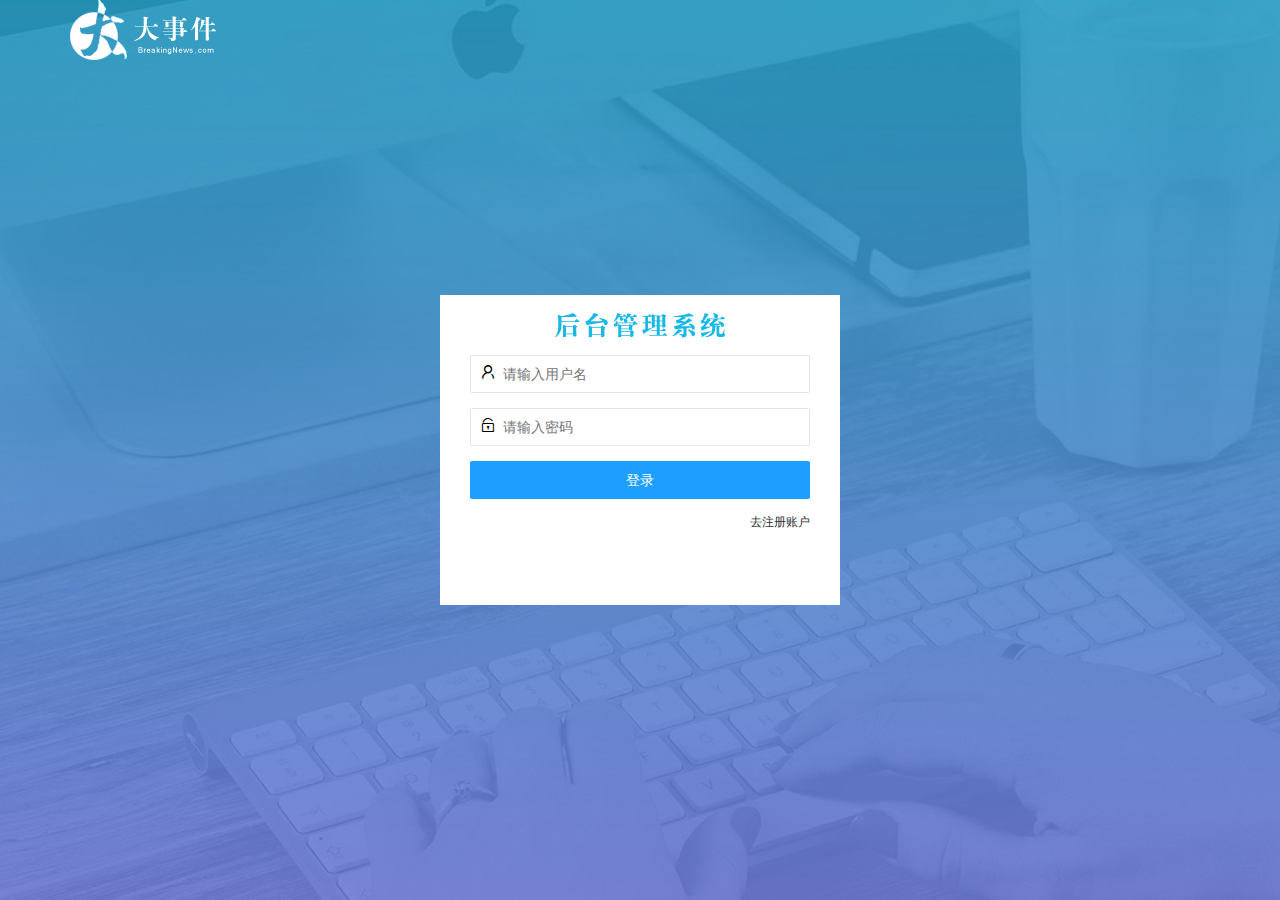
<file: code/login.html>
<!DOCTYPE html>
<html lang="en">
<head>
    <meta charset="UTF-8">
    <meta http-equiv="X-UA-Compatible" content="IE=edge">
    <meta name="viewport" content="width=device-width, initial-scale=1.0">
    <title>大事件</title>
    <link rel="stylesheet" href="./assets/lib/layui/css/layui.css">
    <!-- 引入自定义css -->
    <link rel="stylesheet" href="./assets/css/login.css">
</head>
<body>
    <!-- layui-main设置版心类名 -->
    <div class="layui-main">
        <img src="./assets/images/logo.png" alt="">
    </div>
    <!-- 登录界面 -->
    <div class="loginpannel">
        <!-- 后台管理系统logo盒子 -->
        <div class="title-box"></div>
        <!-- 登录界面盒子 -->
        <div class="ipt-login">
            <!-- 表单 -->
            <form class="layui-form login" action="">
                <!-- 账户行 -->
                <div class="layui-form-item">
                    <i class="layui-icon layui-icon-username"></i>
                    <!-- lay-verify="required"表单校验功能属性设置 required属性值意为必填项-->
                    <input type="text" name="title" required  lay-verify="required" placeholder="请输入用户名" autocomplete="off" class="layui-input lgn-username">
                </div>
                <!-- 密码行 -->
                <div class="layui-form-item">
                    <i class="layui-icon layui-icon-password"></i>
                    <!-- 3在密码表单写入校验规则pass -->
                    <input type="password" name="title" required  lay-verify="required|pass" placeholder="请输入密码" autocomplete="off" class="layui-input lgn-password">
                </div>
                <!-- 按钮 -->
                <div class="layui-form-item">
                    <!-- layui-btn-fluid表示占满一行 -->
                    <button class="layui-btn layui-btn-fluid layui-btn-normal" lay-submit >登录</button>
                </div>
                <div class="layui-form-item btn-box"><a href="javascript:;" id="btn-login">去注册账户</a></div>
                
            </form>
        </div>
        <!-- 注册界面盒子 -->
        <div class="ipt-reg">
            <form class="layui-form reg" action="">
                <!-- 账户行 -->
                <div class="layui-form-item">
                    <i class="layui-icon layui-icon-username"></i>
                    <input type="text" name="text" required  lay-verify="required" placeholder="请输入用户名" autocomplete="off" class="layui-input username">
                </div>
                <!-- 密码行 -->
                <div class="layui-form-item">
                    <i class="layui-icon layui-icon-password"></i>
                    <input type="password" name="password" required  lay-verify="required|pass" placeholder="请输入密码" autocomplete="off" class="layui-input pwd">
                </div>
                <!-- 确认密码行 -->
                <div class="layui-form-item">
                    <i class="layui-icon layui-icon-password"></i>
                    <input type="password" name="repassword" required  lay-verify="required|pass|repass" placeholder="再次确认密码" autocomplete="off" class="layui-input">
                </div>
                <!-- 按钮 -->
                <div class="layui-form-item">
                    <!-- layui-btn-fluid表示占满一行 -->
                    <button class="layui-btn layui-btn-fluid layui-btn-normal" lay-submit >注册</button>
                </div>
                <div class="layui-form-item btn-box"><a href="javascript:;" id="btn-reg">去登录</a></div>
                
            </form>
        </div>
    </div>
    <!-- 引入layui.js 引入后表单校验功能生效 -->
    <script src="./assets/lib/layui/layui.all.js"></script>
    <!-- 引入login.js -->
    <script src="./assets/js/login.js"></script>
</body>
</html>
</file>
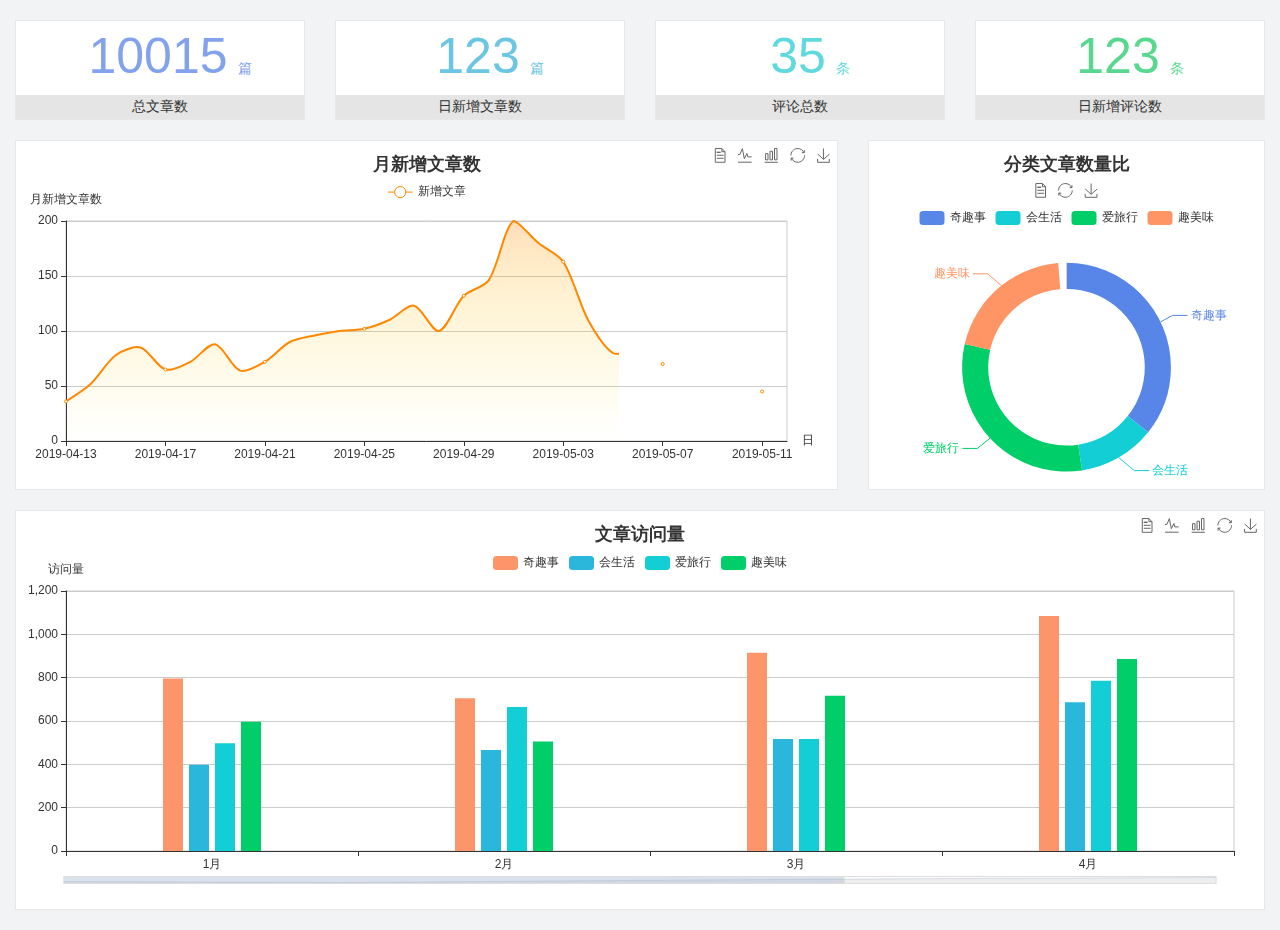
<file: code/home/dashboard.html>
<!DOCTYPE html>
<html lang="en">

<head>
  <meta charset="UTF-8">
  <meta name="viewport" content="width=device-width, initial-scale=1.0">
  <meta http-equiv="X-UA-Compatible" content="ie=edge">
  <title>图表统计</title>
  <link rel="stylesheet" href="../assets/lib/bootstrap.css" />
  <link rel="stylesheet" href="../assets/lib/main.css" />
  <script src="../assets/lib/jquery.js"></script>
  <script type="text/javascript" src="../assets/lib/echarts.min.js"></script>
</head>

<body>
  <div class="container-fluid">
    <div class="row spannel_list">
      <div class="col-sm-3 col-xs-6">
        <div class="spannel">
          <em>10015</em><span>篇</span>
          <b>总文章数</b>
        </div>
      </div>
      <div class="col-sm-3 col-xs-6">
        <div class="spannel scolor01">
          <em>123</em><span>篇</span>
          <b>日新增文章数</b>
        </div>
      </div>
      <div class="col-sm-3 col-xs-6">
        <div class="spannel scolor02">
          <em>35</em><span>条</span>
          <b>评论总数</b>
        </div>
      </div>
      <div class="col-sm-3 col-xs-6">
        <div class="spannel scolor03">
          <em>123</em><span>条</span>
          <b>日新增评论数</b>
        </div>
      </div>
    </div>
  </div>

  <div class="container-fluid">
    <div class="row curve-pie">
      <div class="col-lg-8 col-md-8">
        <div class="gragh_pannel" id="curve_show"></div>
      </div>
      <div class="col-lg-4 col-md-4">
        <div class="gragh_pannel" id="pie_show"></div>
      </div>
    </div>
  </div>

  <div class="container-fluid">
    <div class="column_pannel" id="column_show"></div>
  </div>

  <script>
    var oChart = echarts.init(document.getElementById('curve_show'));
    var aList_all = [
      { 'count': 36, 'date': '2019-04-13' },
      { 'count': 52, 'date': '2019-04-14' },
      { 'count': 78, 'date': '2019-04-15' },
      { 'count': 85, 'date': '2019-04-16' },
      { 'count': 65, 'date': '2019-04-17' },
      { 'count': 72, 'date': '2019-04-18' },
      { 'count': 88, 'date': '2019-04-19' },
      { 'count': 64, 'date': '2019-04-20' },
      { 'count': 72, 'date': '2019-04-21' },
      { 'count': 90, 'date': '2019-04-22' },
      { 'count': 96, 'date': '2019-04-23' },
      { 'count': 100, 'date': '2019-04-24' },
      { 'count': 102, 'date': '2019-04-25' },
      { 'count': 110, 'date': '2019-04-26' },
      { 'count': 123, 'date': '2019-04-27' },
      { 'count': 100, 'date': '2019-04-28' },
      { 'count': 132, 'date': '2019-04-29' },
      { 'count': 146, 'date': '2019-04-30' },
      { 'count': 200, 'date': '2019-05-01' },
      { 'count': 180, 'date': '2019-05-02' },
      { 'count': 163, 'date': '2019-05-03' },
      { 'count': 110, 'date': '2019-05-04' },
      { 'count': 80, 'date': '2019-05-05' },
      { 'count': 82, 'date': '2019-05-06' },
      { 'count': 70, 'date': '2019-05-07' },
      { 'count': 65, 'date': '2019-05-08' },
      { 'count': 54, 'date': '2019-05-09' },
      { 'count': 40, 'date': '2019-05-10' },
      { 'count': 45, 'date': '2019-05-11' },
      { 'count': 38, 'date': '2019-05-12' },
    ];

    let aCount = [];
    let aDate = [];

    for (var i = 0; i < aList_all.length; i++) {
      aCount.push(aList_all[i].count);
      aDate.push(aList_all[i].date);
    }

    var chartopt = {
      title: {
        text: '月新增文章数',
        left: 'center',
        top: '10'
      },
      tooltip: {
        trigger: 'axis'
      },
      legend: {
        data: ['新增文章'],
        top: '40'
      },
      toolbox: {
        show: true,
        feature: {
          mark: { show: true },
          dataView: { show: true, readOnly: false },
          magicType: { show: true, type: ['line', 'bar'] },
          restore: { show: true },
          saveAsImage: { show: true }
        }
      },
      calculable: true,
      xAxis: [
        {
          name: '日',
          type: 'category',
          boundaryGap: false,
          data: aDate
        }
      ],
      yAxis: [
        {
          name: '月新增文章数',
          type: 'value'
        }
      ],
      series: [
        {
          name: '新增文章',
          type: 'line',
          smooth: true,
          itemStyle: { normal: { areaStyle: { type: 'default' }, color: '#f80' }, lineStyle: { color: '#f80' } },
          data: aCount
        }],
      areaStyle: {
        normal: {
          color: new echarts.graphic.LinearGradient(0, 0, 0, 1, [{
            offset: 0,
            color: 'rgba(255,136,0,0.39)'
          }, {
            offset: .34,
            color: 'rgba(255,180,0,0.25)'
          }, {
            offset: 1,
            color: 'rgba(255,222,0,0.00)'
          }])

        }
      },
      grid: {
        show: true,
        x: 50,
        x2: 50,
        y: 80,
        height: 220
      }
    };

    oChart.setOption(chartopt);


    var oPie = echarts.init(document.getElementById('pie_show'));
    var oPieopt =
    {
      title: {
        top: 10,
        text: '分类文章数量比',
        x: 'center'
      },
      tooltip: {
        trigger: 'item',
        formatter: "{a} <br/>{b} : {c} ({d}%)"
      },
      color: ['#5885e8', '#13cfd5', '#00ce68', '#ff9565'],
      legend: {
        x: 'center',
        top: 65,
        data: ['奇趣事', '会生活', '爱旅行', '趣美味']
      },
      toolbox: {
        show: true,
        x: 'center',
        top: 35,
        feature: {
          mark: { show: true },
          dataView: { show: true, readOnly: false },
          magicType: {
            show: true,
            type: ['pie', 'funnel'],
            option: {
              funnel: {
                x: '25%',
                width: '50%',
                funnelAlign: 'left',
                max: 1548
              }
            }
          },
          restore: { show: true },
          saveAsImage: { show: true }
        }
      },
      calculable: true,
      series: [
        {
          name: '访问来源',
          type: 'pie',
          radius: ['45%', '60%'],
          center: ['50%', '65%'],
          data: [
            { value: 300, name: '奇趣事' },
            { value: 100, name: '会生活' },
            { value: 260, name: '爱旅行' },
            { value: 180, name: '趣美味' }
          ]
        }
      ]
    };
    oPie.setOption(oPieopt);



    var oColumn = this.echarts.init(document.getElementById('column_show'));
    var oColumnopt =
    {
      title: {
        text: '文章访问量',
        left: 'center',
        top: '10'
      },
      tooltip: {
        trigger: 'axis'
      },
      legend: {
        data: ['奇趣事', '会生活', '爱旅行', '趣美味'],
        top: '40'
      },
      toolbox: {
        show: true,
        feature: {
          mark: { show: true },
          dataView: { show: true, readOnly: false },
          magicType: { show: true, type: ['line', 'bar'] },
          restore: { show: true },
          saveAsImage: { show: true }
        }
      },
      calculable: true,
      xAxis: [
        {
          type: 'category',
          data: ['1月', '2月', '3月', '4月', '5月']
        }
      ],
      yAxis: [
        {
          name: '访问量',
          type: 'value'
        }
      ],
      series: [
        {
          name: '奇趣事',
          type: 'bar',
          barWidth: 20,
          itemStyle: {
            normal: { areaStyle: { type: 'default' }, color: '#fd956a' }
          },
          data: [800, 708, 920, 1090, 1200]
        },
        {
          name: '会生活',
          type: 'bar',
          barWidth: 20,
          itemStyle: {
            normal: { areaStyle: { type: 'default' }, color: '#2bb6db' }
          },
          data: [400, 468, 520, 690, 800]
        },
        {
          name: '爱旅行',
          type: 'bar',
          barWidth: 20,
          itemStyle: {
            normal: { areaStyle: { type: 'default' }, color: '#13cfd5' }
          },
          data: [500, 668, 520, 790, 900]
        },
        {
          name: '趣美味',
          type: 'bar',
          barWidth: 20,
          itemStyle: {
            normal: { areaStyle: { type: 'default' }, color: '#00ce68' }
          },
          data: [600, 508, 720, 890, 1000]
        }
      ],
      grid: {
        show: true,
        x: 50,
        x2: 30,
        y: 80,
        height: 260
      },
      dataZoom: [//给x轴设置滚动条
        {
          start: 0,//默认为0
          end: 100 - 1000 / 31,//默认为100
          type: 'slider',
          show: true,
          xAxisIndex: [0],
          handleSize: 0,//滑动条的 左右2个滑动条的大小
          height: 8,//组件高度
          left: 45, //左边的距离
          right: 50,//右边的距离
          bottom: 26,//右边的距离
          handleColor: '#ddd',//h滑动图标的颜色
          handleStyle: {
            borderColor: "#cacaca",
            borderWidth: "1",
            shadowBlur: 2,
            background: "#ddd",
            shadowColor: "#ddd",
          }
        }]
    };
    oColumn.setOption(oColumnopt);
  </script>
</body>

</html>
</file>
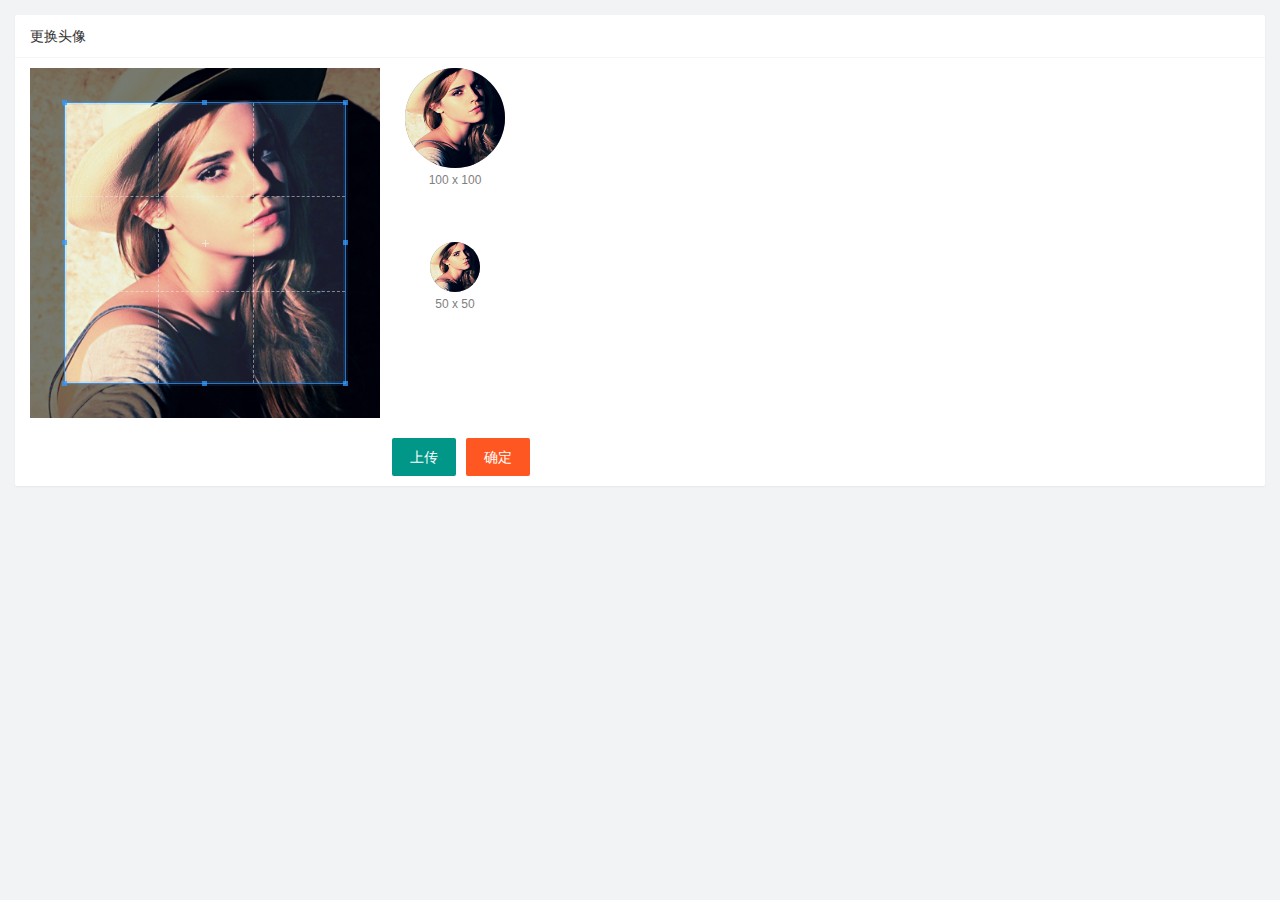
<file: code/user/user_avater.html>
<!DOCTYPE html>
<html lang="en">
<head>
    <meta charset="UTF-8">
    <meta http-equiv="X-UA-Compatible" content="IE=edge">
    <meta name="viewport" content="width=device-width, initial-scale=1.0">
    <title>Document</title>
    <link rel="stylesheet" href="../assets/lib/layui/css/layui.css">
    <link rel="stylesheet" href="../assets/css/user/user_avater.css">
    <link rel="stylesheet" href="../assets/lib/cropper/cropper.css" />

</head>
<body>
    <div class="layui-card">
        <div class="layui-card-header">更换头像</div>
            <div class="layui-card-body">
                <!-- 第一行的图片裁剪和预览区域 -->
                <div class="row1">
                    <!-- 图片裁剪区域 -->
                    <div class="cropper-box"> 
                        <!-- 这个 img 标签很重要，将来会把它初始化为裁剪区域 -->
                        <img id="image" src="../assets/images/sample.jpg" />
                    </div>
                    <!-- 图片的预览区域 -->
                    <div class="preview-box">
                        <div>
                            <!-- 宽高为 100px 的预览区域 -->
                            <div class="img-preview w100"></div>
                            <p class="size">100 x 100</p>
                        </div>
                        <div>
                            <!-- 宽高为 50px 的预览区域 -->
                            <div class="img-preview w50"></div>
                            <p class="size">50 x 50</p>
                        </div>
                    </div>
                </div>
                <!-- 第二行的按钮区域 -->
                <div class="row2">
                    <input type="file"  id="file" accept="image/png,image/jpeg">
                    <button type="button" class="layui-btn btnImageChoos">上传</button>
                    <button type="button" class="layui-btn layui-btn-danger btnimgupload">确定</button>
                </div>
            </div>
        </div>
    </div>
    <script src="../assets/lib/jquery.js"></script>
    <script src="../assets/lib/cropper/Cropper.js"></script>
    <script src="../assets/lib/cropper/jquery-cropper.js"></script>
    <script src="../assets/js/baseAPI.js"></script>
    <script src="../assets/lib/layui/layui.all.js"></script>
    <script src="../assets/js/user/user_avater.js" ></script>
</body>
</html>
</file>
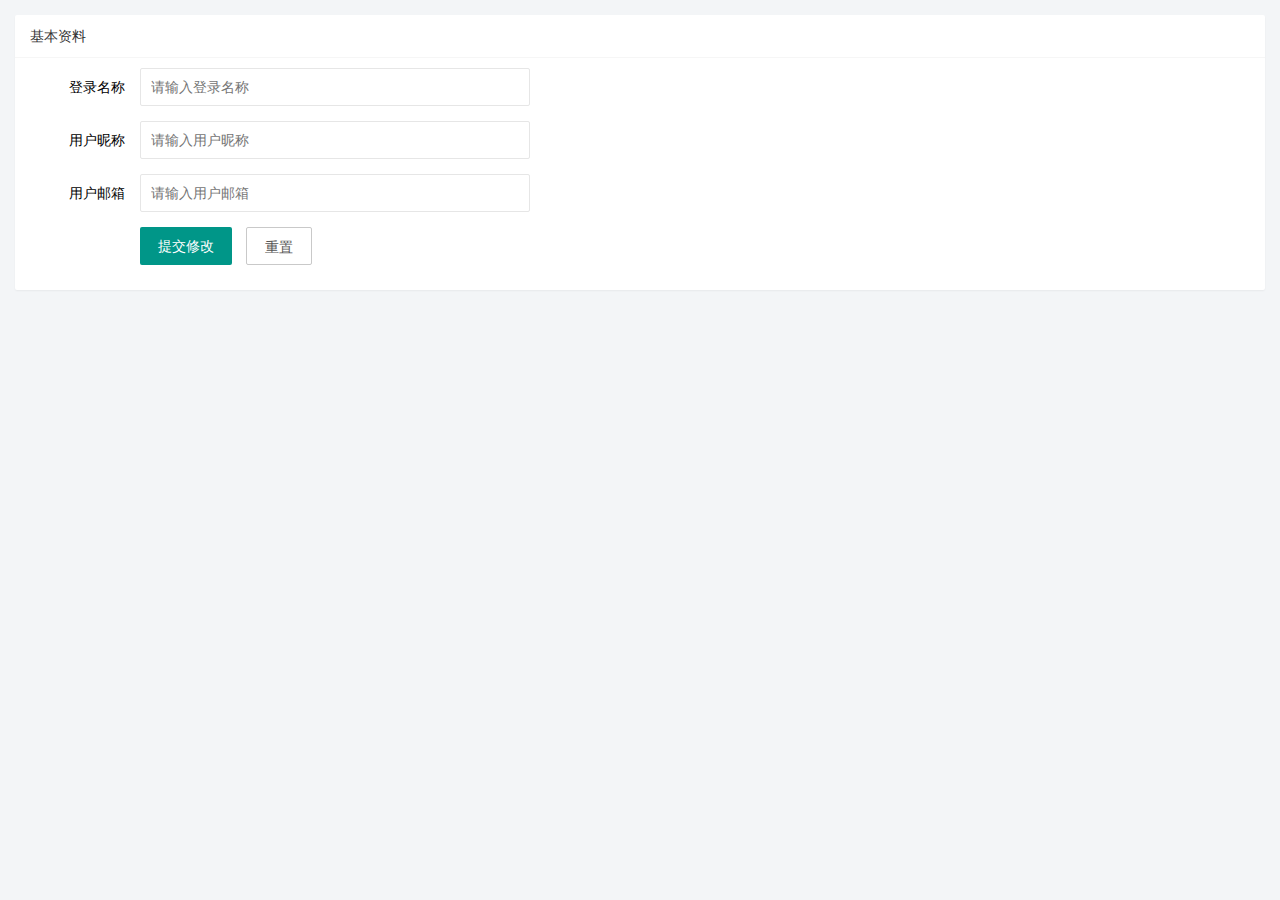
<file: code/user/user_info.html>
<!DOCTYPE html>
<html lang="en">
<head>
    <meta charset="UTF-8">
    <meta http-equiv="X-UA-Compatible" content="IE=edge">
    <meta name="viewport" content="width=device-width, initial-scale=1.0">
    <title>Document</title>
    <!-- 引入layuicss -->
    <link rel="stylesheet" href="../assets/lib/layui/css/layui.css">
    <!-- 引入自己的css -->
    <link rel="stylesheet" href="../assets/css/user/user_info.css">
</head>
<body>
    <div class="layui-card">
        <div class="layui-card-header">基本资料</div>
            <div class="layui-card-body">
                <form class="layui-form" lay-filter="inituserinfo">
                    <input type="hidden" name="id">
                    <div class="layui-form-item">
                    <label class="layui-form-label">登录名称</label>
                    <div class="layui-input-block">
                        <input type="text" name="username" required  lay-verify="required" placeholder="请输入登录名称" autocomplete="off" class="layui-input" readonly>
                    </div>
                    </div>
                    <div class="layui-form-item">
                        <label class="layui-form-label">用户昵称</label>
                        <div class="layui-input-block">
                        <input type="text" name="nickname" required  lay-verify="required|nickname" placeholder="请输入用户昵称" autocomplete="off" class="layui-input">
                        </div>
                    </div>
                    <div class="layui-form-item">
                        <label class="layui-form-label">用户邮箱</label>
                        <div class="layui-input-block">
                        <input type="text" name="email" required  lay-verify="required|email" placeholder="请输入用户邮箱" autocomplete="off" class="layui-input">
                        </div>
                    </div>
                    <div class="layui-form-item">
                        <div class="layui-input-block">
                        <button class="layui-btn" lay-submit lay-filter="formDemo">提交修改</button>
                        <button type="reset" class="layui-btn layui-btn-primary" id="restbtn">重置</button>
                        </div>
                    </div>    
                </form>
            </div>        
        </div>
    </div>
    <!-- 引入layui.js -->
    <script src="../assets/lib/layui/layui.all.js"></script>
    <!-- 引入jquery -->
    <script src="../assets/lib/jquery.js"></script>
    <!-- 引入baseapi.js -->
    <script src="../assets/js/baseAPI.js"></script>
    <!-- 引入自己的js -->
    <script src="../assets/js/user/user_info.js"></script>
</body>
</html>
</file>
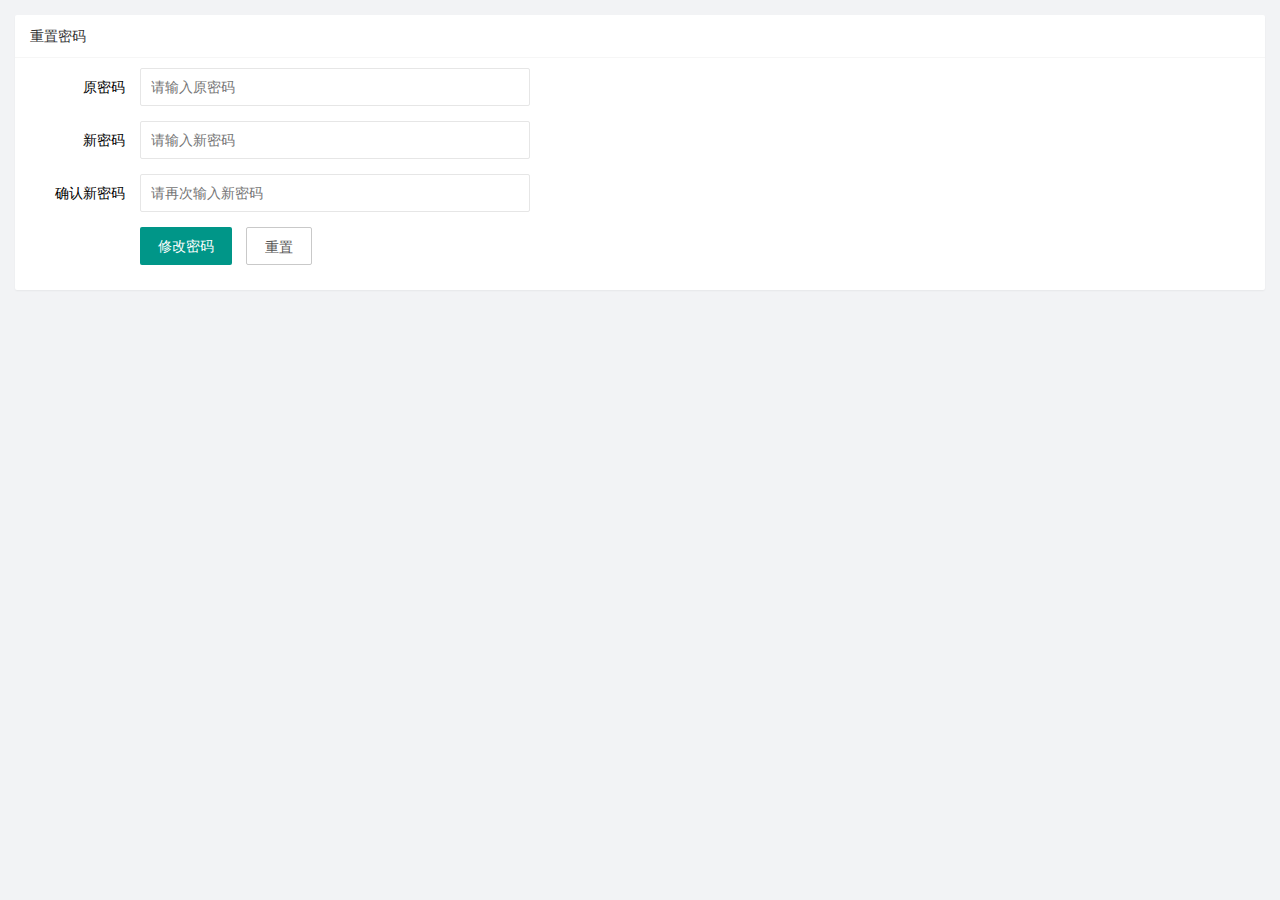
<file: code/user/user_pwd.html>
<!DOCTYPE html>
<html lang="en">
<head>
    <meta charset="UTF-8">
    <meta http-equiv="X-UA-Compatible" content="IE=edge">
    <meta name="viewport" content="width=device-width, initial-scale=1.0">
    <title>Document</title>
    <!-- 引入layui样式 -->
    <link rel="stylesheet" href="../assets/lib/layui/css/layui.css">
    <!-- 引入自己样式 -->
    <link rel="stylesheet" href="../assets/css/user/user_pwd.css">
</head>
<body>
    <div class="layui-card">
        <div class="layui-card-header">重置密码</div>
        <div class="layui-card-body">
            <form class="layui-form" action="">
                <div class="layui-form-item">
                  <label class="layui-form-label">原密码</label>
                  <div class="layui-input-block">
                    <input type="password" name="oldPwd" required  lay-verify="required" placeholder="请输入原密码" autocomplete="off" class="layui-input oldpwd">
                  </div>
                </div>
                <div class="layui-form-item">
                    <label class="layui-form-label">新密码</label>
                    <div class="layui-input-block">
                      <input type="password" name="newPwd" required  lay-verify="required|pwd" placeholder="请输入新密码" autocomplete="off" class="layui-input newpwd">
                    </div>
                </div>
                <div class="layui-form-item">
                    <label class="layui-form-label">确认新密码</label>
                    <div class="layui-input-block">
                      <input type="password" name="repwd" required  lay-verify="required|repwd" placeholder="请再次输入新密码" autocomplete="off" class="layui-input">
                    </div>
                </div>
                <div class="layui-form-item">
                    <div class="layui-input-block">
                      <button class="layui-btn" lay-submit lay-filter="formDemo">修改密码</button>
                      <button type="reset" class="layui-btn layui-btn-primary">重置</button>
                    </div>
                </div>
            </form>
        </div>
        </div>
      </div>
      <!-- 引入layuijs文件 -->
      <script src="../assets/lib/layui/layui.all.js"></script>
      <!-- 引入jqueryjs文件 -->
      <script src="../assets/lib/jquery.js"></script>
      <!-- 引入baseapi.js -->
      <script src="../assets/js/baseAPI.js"></script>
      <!-- 引入自己的js文件 -->
      <script src="../assets/js/user/user_pwd.js"></script>
</body>
</html>
</file>
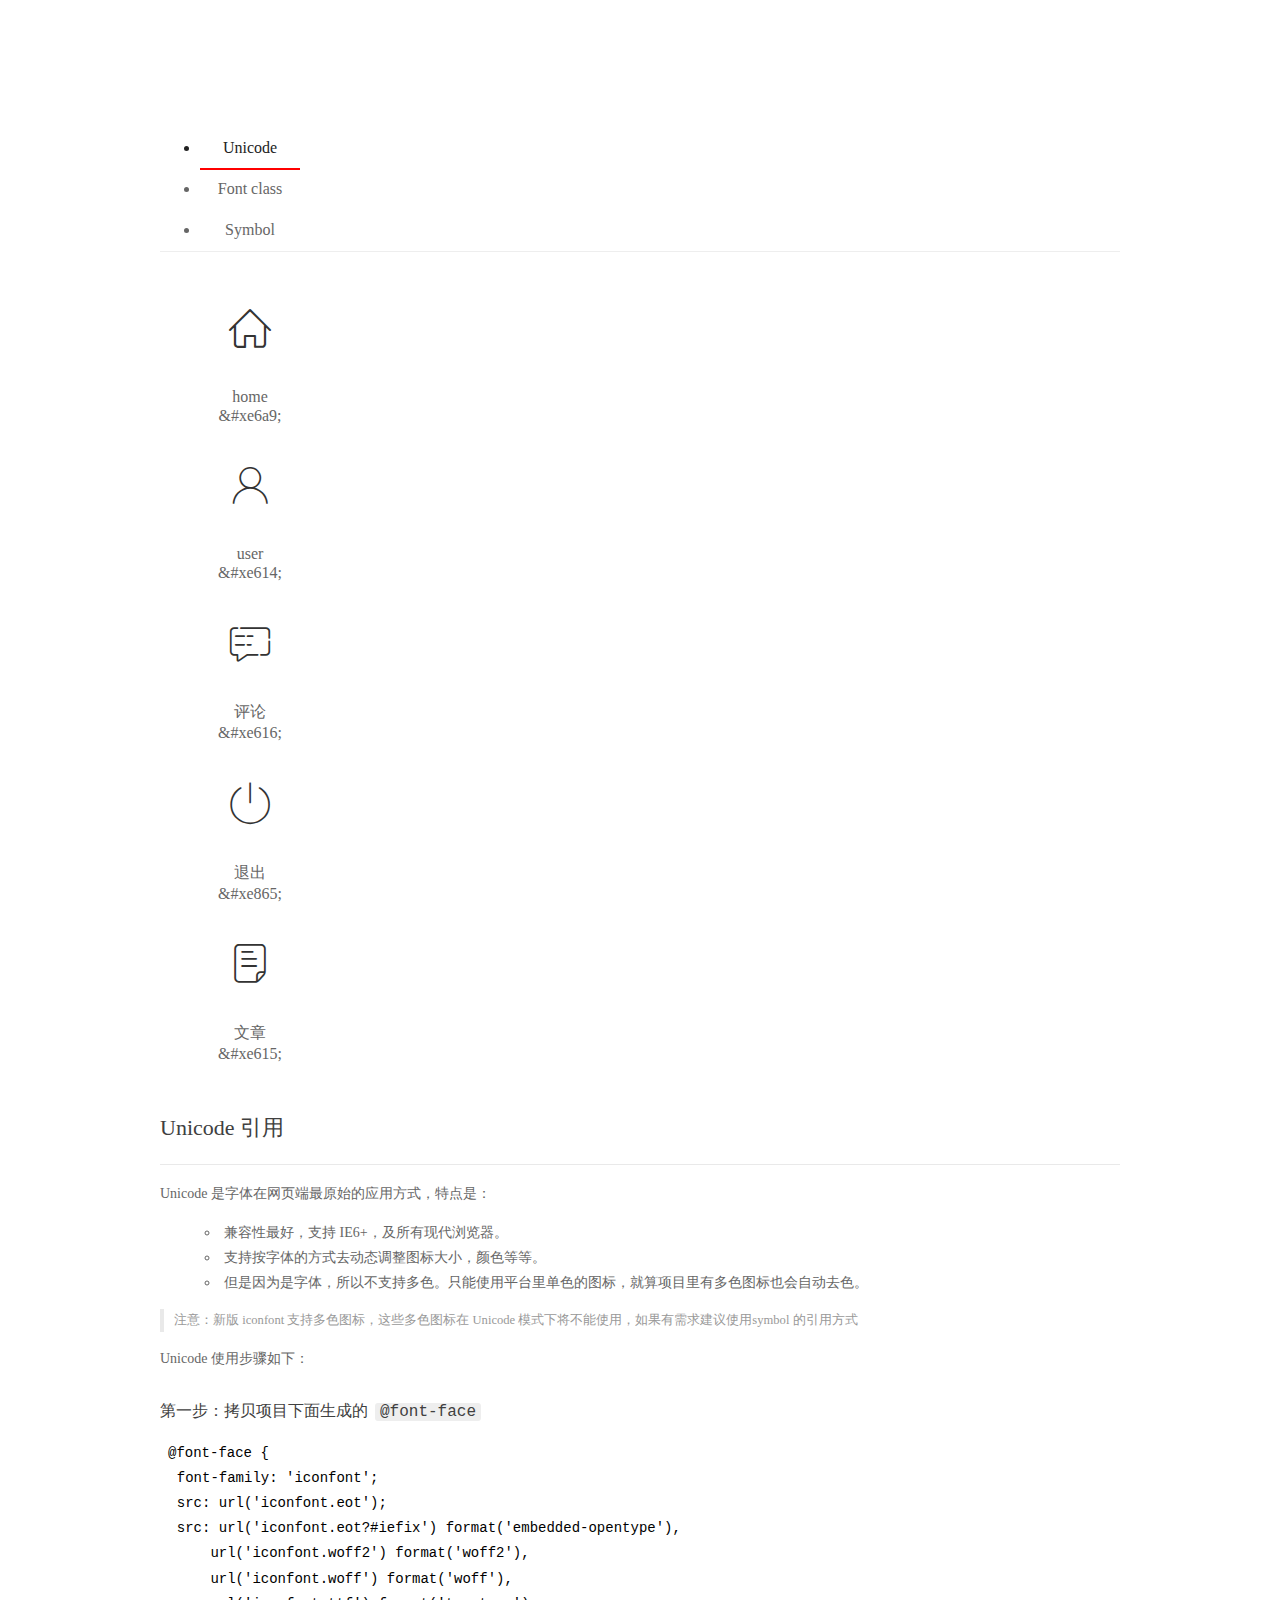
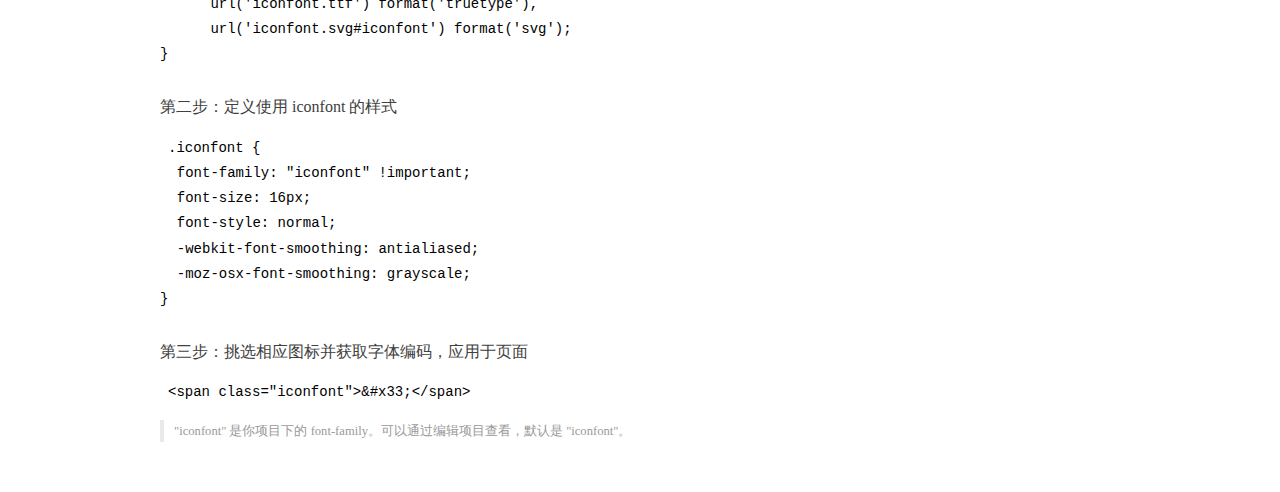
<file: code/assets/fonts/demo_index.html>
<!DOCTYPE html>
<html>
<head>
  <meta charset="utf-8"/>
  <title>IconFont Demo</title>
  <link rel="shortcut icon" href="https://gtms04.alicdn.com/tps/i4/TB1_oz6GVXXXXaFXpXXJDFnIXXX-64-64.ico" type="image/x-icon"/>
  <link rel="stylesheet" href="https://g.alicdn.com/thx/cube/1.3.2/cube.min.css">
  <link rel="stylesheet" href="demo.css">
  <link rel="stylesheet" href="iconfont.css">
  <script src="iconfont.js"></script>
  <!-- jQuery -->
  <script src="https://a1.alicdn.com/oss/uploads/2018/12/26/7bfddb60-08e8-11e9-9b04-53e73bb6408b.js"></script>
  <!-- 代码高亮 -->
  <script src="https://a1.alicdn.com/oss/uploads/2018/12/26/a3f714d0-08e6-11e9-8a15-ebf944d7534c.js"></script>
</head>
<body>
  <div class="main">
    <h1 class="logo"><a href="https://www.iconfont.cn/" title="iconfont 首页" target="_blank">&#xe86b;</a></h1>
    <div class="nav-tabs">
      <ul id="tabs" class="dib-box">
        <li class="dib active"><span>Unicode</span></li>
        <li class="dib"><span>Font class</span></li>
        <li class="dib"><span>Symbol</span></li>
      </ul>
      
    </div>
    <div class="tab-container">
      <div class="content unicode" style="display: block;">
          <ul class="icon_lists dib-box">
          
            <li class="dib">
              <span class="icon iconfont">&#xe6a9;</span>
                <div class="name">home</div>
                <div class="code-name">&amp;#xe6a9;</div>
              </li>
          
            <li class="dib">
              <span class="icon iconfont">&#xe614;</span>
                <div class="name">user</div>
                <div class="code-name">&amp;#xe614;</div>
              </li>
          
            <li class="dib">
              <span class="icon iconfont">&#xe616;</span>
                <div class="name">评论</div>
                <div class="code-name">&amp;#xe616;</div>
              </li>
          
            <li class="dib">
              <span class="icon iconfont">&#xe865;</span>
                <div class="name">退出</div>
                <div class="code-name">&amp;#xe865;</div>
              </li>
          
            <li class="dib">
              <span class="icon iconfont">&#xe615;</span>
                <div class="name">文章</div>
                <div class="code-name">&amp;#xe615;</div>
              </li>
          
          </ul>
          <div class="article markdown">
          <h2 id="unicode-">Unicode 引用</h2>
          <hr>

          <p>Unicode 是字体在网页端最原始的应用方式，特点是：</p>
          <ul>
            <li>兼容性最好，支持 IE6+，及所有现代浏览器。</li>
            <li>支持按字体的方式去动态调整图标大小，颜色等等。</li>
            <li>但是因为是字体，所以不支持多色。只能使用平台里单色的图标，就算项目里有多色图标也会自动去色。</li>
          </ul>
          <blockquote>
            <p>注意：新版 iconfont 支持多色图标，这些多色图标在 Unicode 模式下将不能使用，如果有需求建议使用symbol 的引用方式</p>
          </blockquote>
          <p>Unicode 使用步骤如下：</p>
          <h3 id="-font-face">第一步：拷贝项目下面生成的 <code>@font-face</code></h3>
<pre><code class="language-css"
>@font-face {
  font-family: 'iconfont';
  src: url('iconfont.eot');
  src: url('iconfont.eot?#iefix') format('embedded-opentype'),
      url('iconfont.woff2') format('woff2'),
      url('iconfont.woff') format('woff'),
      url('iconfont.ttf') format('truetype'),
      url('iconfont.svg#iconfont') format('svg');
}
</code></pre>
          <h3 id="-iconfont-">第二步：定义使用 iconfont 的样式</h3>
<pre><code class="language-css"
>.iconfont {
  font-family: "iconfont" !important;
  font-size: 16px;
  font-style: normal;
  -webkit-font-smoothing: antialiased;
  -moz-osx-font-smoothing: grayscale;
}
</code></pre>
          <h3 id="-">第三步：挑选相应图标并获取字体编码，应用于页面</h3>
<pre>
<code class="language-html"
>&lt;span class="iconfont"&gt;&amp;#x33;&lt;/span&gt;
</code></pre>
          <blockquote>
            <p>"iconfont" 是你项目下的 font-family。可以通过编辑项目查看，默认是 "iconfont"。</p>
          </blockquote>
          </div>
      </div>
      <div class="content font-class">
        <ul class="icon_lists dib-box">
          
          <li class="dib">
            <span class="icon iconfont icon-home"></span>
            <div class="name">
              home
            </div>
            <div class="code-name">.icon-home
            </div>
          </li>
          
          <li class="dib">
            <span class="icon iconfont icon-user"></span>
            <div class="name">
              user
            </div>
            <div class="code-name">.icon-user
            </div>
          </li>
          
          <li class="dib">
            <span class="icon iconfont icon-pinglun"></span>
            <div class="name">
              评论
            </div>
            <div class="code-name">.icon-pinglun
            </div>
          </li>
          
          <li class="dib">
            <span class="icon iconfont icon-tuichu"></span>
            <div class="name">
              退出
            </div>
            <div class="code-name">.icon-tuichu
            </div>
          </li>
          
          <li class="dib">
            <span class="icon iconfont icon-16"></span>
            <div class="name">
              文章
            </div>
            <div class="code-name">.icon-16
            </div>
          </li>
          
        </ul>
        <div class="article markdown">
        <h2 id="font-class-">font-class 引用</h2>
        <hr>

        <p>font-class 是 Unicode 使用方式的一种变种，主要是解决 Unicode 书写不直观，语意不明确的问题。</p>
        <p>与 Unicode 使用方式相比，具有如下特点：</p>
        <ul>
          <li>兼容性良好，支持 IE8+，及所有现代浏览器。</li>
          <li>相比于 Unicode 语意明确，书写更直观。可以很容易分辨这个 icon 是什么。</li>
          <li>因为使用 class 来定义图标，所以当要替换图标时，只需要修改 class 里面的 Unicode 引用。</li>
          <li>不过因为本质上还是使用的字体，所以多色图标还是不支持的。</li>
        </ul>
        <p>使用步骤如下：</p>
        <h3 id="-fontclass-">第一步：引入项目下面生成的 fontclass 代码：</h3>
<pre><code class="language-html">&lt;link rel="stylesheet" href="./iconfont.css"&gt;
</code></pre>
        <h3 id="-">第二步：挑选相应图标并获取类名，应用于页面：</h3>
<pre><code class="language-html">&lt;span class="iconfont icon-xxx"&gt;&lt;/span&gt;
</code></pre>
        <blockquote>
          <p>"
            iconfont" 是你项目下的 font-family。可以通过编辑项目查看，默认是 "iconfont"。</p>
        </blockquote>
      </div>
      </div>
      <div class="content symbol">
          <ul class="icon_lists dib-box">
          
            <li class="dib">
                <svg class="icon svg-icon" aria-hidden="true">
                  <use xlink:href="#icon-home"></use>
                </svg>
                <div class="name">home</div>
                <div class="code-name">#icon-home</div>
            </li>
          
            <li class="dib">
                <svg class="icon svg-icon" aria-hidden="true">
                  <use xlink:href="#icon-user"></use>
                </svg>
                <div class="name">user</div>
                <div class="code-name">#icon-user</div>
            </li>
          
            <li class="dib">
                <svg class="icon svg-icon" aria-hidden="true">
                  <use xlink:href="#icon-pinglun"></use>
                </svg>
                <div class="name">评论</div>
                <div class="code-name">#icon-pinglun</div>
            </li>
          
            <li class="dib">
                <svg class="icon svg-icon" aria-hidden="true">
                  <use xlink:href="#icon-tuichu"></use>
                </svg>
                <div class="name">退出</div>
                <div class="code-name">#icon-tuichu</div>
            </li>
          
            <li class="dib">
                <svg class="icon svg-icon" aria-hidden="true">
                  <use xlink:href="#icon-16"></use>
                </svg>
                <div class="name">文章</div>
                <div class="code-name">#icon-16</div>
            </li>
          
          </ul>
          <div class="article markdown">
          <h2 id="symbol-">Symbol 引用</h2>
          <hr>

          <p>这是一种全新的使用方式，应该说这才是未来的主流，也是平台目前推荐的用法。相关介绍可以参考这篇<a href="">文章</a>
            这种用法其实是做了一个 SVG 的集合，与另外两种相比具有如下特点：</p>
          <ul>
            <li>支持多色图标了，不再受单色限制。</li>
            <li>通过一些技巧，支持像字体那样，通过 <code>font-size</code>, <code>color</code> 来调整样式。</li>
            <li>兼容性较差，支持 IE9+，及现代浏览器。</li>
            <li>浏览器渲染 SVG 的性能一般，还不如 png。</li>
          </ul>
          <p>使用步骤如下：</p>
          <h3 id="-symbol-">第一步：引入项目下面生成的 symbol 代码：</h3>
<pre><code class="language-html">&lt;script src="./iconfont.js"&gt;&lt;/script&gt;
</code></pre>
          <h3 id="-css-">第二步：加入通用 CSS 代码（引入一次就行）：</h3>
<pre><code class="language-html">&lt;style&gt;
.icon {
  width: 1em;
  height: 1em;
  vertical-align: -0.15em;
  fill: currentColor;
  overflow: hidden;
}
&lt;/style&gt;
</code></pre>
          <h3 id="-">第三步：挑选相应图标并获取类名，应用于页面：</h3>
<pre><code class="language-html">&lt;svg class="icon" aria-hidden="true"&gt;
  &lt;use xlink:href="#icon-xxx"&gt;&lt;/use&gt;
&lt;/svg&gt;
</code></pre>
          </div>
      </div>

    </div>
  </div>
  <script>
  $(document).ready(function () {
      $('.tab-container .content:first').show()

      $('#tabs li').click(function (e) {
        var tabContent = $('.tab-container .content')
        var index = $(this).index()

        if ($(this).hasClass('active')) {
          return
        } else {
          $('#tabs li').removeClass('active')
          $(this).addClass('active')

          tabContent.hide().eq(index).fadeIn()
        }
      })
    })
  </script>
</body>
</html>
</file>
<file: code/assets/lib/layui/css/layui.css>
/** layui-v2.5.5 MIT License By https://www.layui.com */
 .layui-inline,img{display:inline-block;vertical-align:middle}h1,h2,h3,h4,h5,h6{font-weight:400}.layui-edge,.layui-header,.layui-inline,.layui-main{position:relative}.layui-body,.layui-edge,.layui-elip{overflow:hidden}.layui-btn,.layui-edge,.layui-inline,img{vertical-align:middle}.layui-btn,.layui-disabled,.layui-icon,.layui-unselect{-moz-user-select:none;-webkit-user-select:none;-ms-user-select:none}.layui-elip,.layui-form-checkbox span,.layui-form-pane .layui-form-label{text-overflow:ellipsis;white-space:nowrap}.layui-breadcrumb,.layui-tree-btnGroup{visibility:hidden}blockquote,body,button,dd,div,dl,dt,form,h1,h2,h3,h4,h5,h6,input,li,ol,p,pre,td,textarea,th,ul{margin:0;padding:0;-webkit-tap-highlight-color:rgba(0,0,0,0)}a:active,a:hover{outline:0}img{border:none}li{list-style:none}table{border-collapse:collapse;border-spacing:0}h4,h5,h6{font-size:100%}button,input,optgroup,option,select,textarea{font-family:inherit;font-size:inherit;font-style:inherit;font-weight:inherit;outline:0}pre{white-space:pre-wrap;white-space:-moz-pre-wrap;white-space:-pre-wrap;white-space:-o-pre-wrap;word-wrap:break-word}body{line-height:24px;font:14px Helvetica Neue,Helvetica,PingFang SC,Tahoma,Arial,sans-serif}hr{height:1px;margin:10px 0;border:0;clear:both}a{color:#333;text-decoration:none}a:hover{color:#777}a cite{font-style:normal;*cursor:pointer}.layui-border-box,.layui-border-box *{box-sizing:border-box}.layui-box,.layui-box *{box-sizing:content-box}.layui-clear{clear:both;*zoom:1}.layui-clear:after{content:'\20';clear:both;*zoom:1;display:block;height:0}.layui-inline{*display:inline;*zoom:1}.layui-edge{display:inline-block;width:0;height:0;border-width:6px;border-style:dashed;border-color:transparent}.layui-edge-top{top:-4px;border-bottom-color:#999;border-bottom-style:solid}.layui-edge-right{border-left-color:#999;border-left-style:solid}.layui-edge-bottom{top:2px;border-top-color:#999;border-top-style:solid}.layui-edge-left{border-right-color:#999;border-right-style:solid}.layui-disabled,.layui-disabled:hover{color:#d2d2d2!important;cursor:not-allowed!important}.layui-circle{border-radius:100%}.layui-show{display:block!important}.layui-hide{display:none!important}@font-face{font-family:layui-icon;src:url(../font/iconfont.eot?v=250);src:url(../font/iconfont.eot?v=250#iefix) format('embedded-opentype'),url(../font/iconfont.woff2?v=250) format('woff2'),url(../font/iconfont.woff?v=250) format('woff'),url(../font/iconfont.ttf?v=250) format('truetype'),url(../font/iconfont.svg?v=250#layui-icon) format('svg')}.layui-icon{font-family:layui-icon!important;font-size:16px;font-style:normal;-webkit-font-smoothing:antialiased;-moz-osx-font-smoothing:grayscale}.layui-icon-reply-fill:before{content:"\e611"}.layui-icon-set-fill:before{content:"\e614"}.layui-icon-menu-fill:before{content:"\e60f"}.layui-icon-search:before{content:"\e615"}.layui-icon-share:before{content:"\e641"}.layui-icon-set-sm:before{content:"\e620"}.layui-icon-engine:before{content:"\e628"}.layui-icon-close:before{content:"\1006"}.layui-icon-close-fill:before{content:"\1007"}.layui-icon-chart-screen:before{content:"\e629"}.layui-icon-star:before{content:"\e600"}.layui-icon-circle-dot:before{content:"\e617"}.layui-icon-chat:before{content:"\e606"}.layui-icon-release:before{content:"\e609"}.layui-icon-list:before{content:"\e60a"}.layui-icon-chart:before{content:"\e62c"}.layui-icon-ok-circle:before{content:"\1005"}.layui-icon-layim-theme:before{content:"\e61b"}.layui-icon-table:before{content:"\e62d"}.layui-icon-right:before{content:"\e602"}.layui-icon-left:before{content:"\e603"}.layui-icon-cart-simple:before{content:"\e698"}.layui-icon-face-cry:before{content:"\e69c"}.layui-icon-face-smile:before{content:"\e6af"}.layui-icon-survey:before{content:"\e6b2"}.layui-icon-tree:before{content:"\e62e"}.layui-icon-upload-circle:before{content:"\e62f"}.layui-icon-add-circle:before{content:"\e61f"}.layui-icon-download-circle:before{content:"\e601"}.layui-icon-templeate-1:before{content:"\e630"}.layui-icon-util:before{content:"\e631"}.layui-icon-face-surprised:before{content:"\e664"}.layui-icon-edit:before{content:"\e642"}.layui-icon-speaker:before{content:"\e645"}.layui-icon-down:before{content:"\e61a"}.layui-icon-file:before{content:"\e621"}.layui-icon-layouts:before{content:"\e632"}.layui-icon-rate-half:before{content:"\e6c9"}.layui-icon-add-circle-fine:before{content:"\e608"}.layui-icon-prev-circle:before{content:"\e633"}.layui-icon-read:before{content:"\e705"}.layui-icon-404:before{content:"\e61c"}.layui-icon-carousel:before{content:"\e634"}.layui-icon-help:before{content:"\e607"}.layui-icon-code-circle:before{content:"\e635"}.layui-icon-water:before{content:"\e636"}.layui-icon-username:before{content:"\e66f"}.layui-icon-find-fill:before{content:"\e670"}.layui-icon-about:before{content:"\e60b"}.layui-icon-location:before{content:"\e715"}.layui-icon-up:before{content:"\e619"}.layui-icon-pause:before{content:"\e651"}.layui-icon-date:before{content:"\e637"}.layui-icon-layim-uploadfile:before{content:"\e61d"}.layui-icon-delete:before{content:"\e640"}.layui-icon-play:before{content:"\e652"}.layui-icon-top:before{content:"\e604"}.layui-icon-friends:before{content:"\e612"}.layui-icon-refresh-3:before{content:"\e9aa"}.layui-icon-ok:before{content:"\e605"}.layui-icon-layer:before{content:"\e638"}.layui-icon-face-smile-fine:before{content:"\e60c"}.layui-icon-dollar:before{content:"\e659"}.layui-icon-group:before{content:"\e613"}.layui-icon-layim-download:before{content:"\e61e"}.layui-icon-picture-fine:before{content:"\e60d"}.layui-icon-link:before{content:"\e64c"}.layui-icon-diamond:before{content:"\e735"}.layui-icon-log:before{content:"\e60e"}.layui-icon-rate-solid:before{content:"\e67a"}.layui-icon-fonts-del:before{content:"\e64f"}.layui-icon-unlink:before{content:"\e64d"}.layui-icon-fonts-clear:before{content:"\e639"}.layui-icon-triangle-r:before{content:"\e623"}.layui-icon-circle:before{content:"\e63f"}.layui-icon-radio:before{content:"\e643"}.layui-icon-align-center:before{content:"\e647"}.layui-icon-align-right:before{content:"\e648"}.layui-icon-align-left:before{content:"\e649"}.layui-icon-loading-1:before{content:"\e63e"}.layui-icon-return:before{content:"\e65c"}.layui-icon-fonts-strong:before{content:"\e62b"}.layui-icon-upload:before{content:"\e67c"}.layui-icon-dialogue:before{content:"\e63a"}.layui-icon-video:before{content:"\e6ed"}.layui-icon-headset:before{content:"\e6fc"}.layui-icon-cellphone-fine:before{content:"\e63b"}.layui-icon-add-1:before{content:"\e654"}.layui-icon-face-smile-b:before{content:"\e650"}.layui-icon-fonts-html:before{content:"\e64b"}.layui-icon-form:before{content:"\e63c"}.layui-icon-cart:before{content:"\e657"}.layui-icon-camera-fill:before{content:"\e65d"}.layui-icon-tabs:before{content:"\e62a"}.layui-icon-fonts-code:before{content:"\e64e"}.layui-icon-fire:before{content:"\e756"}.layui-icon-set:before{content:"\e716"}.layui-icon-fonts-u:before{content:"\e646"}.layui-icon-triangle-d:before{content:"\e625"}.layui-icon-tips:before{content:"\e702"}.layui-icon-picture:before{content:"\e64a"}.layui-icon-more-vertical:before{content:"\e671"}.layui-icon-flag:before{content:"\e66c"}.layui-icon-loading:before{content:"\e63d"}.layui-icon-fonts-i:before{content:"\e644"}.layui-icon-refresh-1:before{content:"\e666"}.layui-icon-rmb:before{content:"\e65e"}.layui-icon-home:before{content:"\e68e"}.layui-icon-user:before{content:"\e770"}.layui-icon-notice:before{content:"\e667"}.layui-icon-login-weibo:before{content:"\e675"}.layui-icon-voice:before{content:"\e688"}.layui-icon-upload-drag:before{content:"\e681"}.layui-icon-login-qq:before{content:"\e676"}.layui-icon-snowflake:before{content:"\e6b1"}.layui-icon-file-b:before{content:"\e655"}.layui-icon-template:before{content:"\e663"}.layui-icon-auz:before{content:"\e672"}.layui-icon-console:before{content:"\e665"}.layui-icon-app:before{content:"\e653"}.layui-icon-prev:before{content:"\e65a"}.layui-icon-website:before{content:"\e7ae"}.layui-icon-next:before{content:"\e65b"}.layui-icon-component:before{content:"\e857"}.layui-icon-more:before{content:"\e65f"}.layui-icon-login-wechat:before{content:"\e677"}.layui-icon-shrink-right:before{content:"\e668"}.layui-icon-spread-left:before{content:"\e66b"}.layui-icon-camera:before{content:"\e660"}.layui-icon-note:before{content:"\e66e"}.layui-icon-refresh:before{content:"\e669"}.layui-icon-female:before{content:"\e661"}.layui-icon-male:before{content:"\e662"}.layui-icon-password:before{content:"\e673"}.layui-icon-senior:before{content:"\e674"}.layui-icon-theme:before{content:"\e66a"}.layui-icon-tread:before{content:"\e6c5"}.layui-icon-praise:before{content:"\e6c6"}.layui-icon-star-fill:before{content:"\e658"}.layui-icon-rate:before{content:"\e67b"}.layui-icon-template-1:before{content:"\e656"}.layui-icon-vercode:before{content:"\e679"}.layui-icon-cellphone:before{content:"\e678"}.layui-icon-screen-full:before{content:"\e622"}.layui-icon-screen-restore:before{content:"\e758"}.layui-icon-cols:before{content:"\e610"}.layui-icon-export:before{content:"\e67d"}.layui-icon-print:before{content:"\e66d"}.layui-icon-slider:before{content:"\e714"}.layui-icon-addition:before{content:"\e624"}.layui-icon-subtraction:before{content:"\e67e"}.layui-icon-service:before{content:"\e626"}.layui-icon-transfer:before{content:"\e691"}.layui-main{width:1140px;margin:0 auto}.layui-header{z-index:1000;height:60px}.layui-header a:hover{transition:all .5s;-webkit-transition:all .5s}.layui-side{position:fixed;left:0;top:0;bottom:0;z-index:999;width:200px;overflow-x:hidden}.layui-side-scroll{position:relative;width:220px;height:100%;overflow-x:hidden}.layui-body{position:absolute;left:200px;right:0;top:0;bottom:0;z-index:998;width:auto;overflow-y:auto;box-sizing:border-box}.layui-layout-body{overflow:hidden}.layui-layout-admin .layui-header{background-color:#23262E}.layui-layout-admin .layui-side{top:60px;width:200px;overflow-x:hidden}.layui-layout-admin .layui-body{position:fixed;top:60px;bottom:44px}.layui-layout-admin .layui-main{width:auto;margin:0 15px}.layui-layout-admin .layui-footer{position:fixed;left:200px;right:0;bottom:0;height:44px;line-height:44px;padding:0 15px;background-color:#eee}.layui-layout-admin .layui-logo{position:absolute;left:0;top:0;width:200px;height:100%;line-height:60px;text-align:center;color:#009688;font-size:16px}.layui-layout-admin .layui-header .layui-nav{background:0 0}.layui-layout-left{position:absolute!important;left:200px;top:0}.layui-layout-right{position:absolute!important;right:0;top:0}.layui-container{position:relative;margin:0 auto;padding:0 15px;box-sizing:border-box}.layui-fluid{position:relative;margin:0 auto;padding:0 15px}.layui-row:after,.layui-row:before{content:'';display:block;clear:both}.layui-col-lg1,.layui-col-lg10,.layui-col-lg11,.layui-col-lg12,.layui-col-lg2,.layui-col-lg3,.layui-col-lg4,.layui-col-lg5,.layui-col-lg6,.layui-col-lg7,.layui-col-lg8,.layui-col-lg9,.layui-col-md1,.layui-col-md10,.layui-col-md11,.layui-col-md12,.layui-col-md2,.layui-col-md3,.layui-col-md4,.layui-col-md5,.layui-col-md6,.layui-col-md7,.layui-col-md8,.layui-col-md9,.layui-col-sm1,.layui-col-sm10,.layui-col-sm11,.layui-col-sm12,.layui-col-sm2,.layui-col-sm3,.layui-col-sm4,.layui-col-sm5,.layui-col-sm6,.layui-col-sm7,.layui-col-sm8,.layui-col-sm9,.layui-col-xs1,.layui-col-xs10,.layui-col-xs11,.layui-col-xs12,.layui-col-xs2,.layui-col-xs3,.layui-col-xs4,.layui-col-xs5,.layui-col-xs6,.layui-col-xs7,.layui-col-xs8,.layui-col-xs9{position:relative;display:block;box-sizing:border-box}.layui-col-xs1,.layui-col-xs10,.layui-col-xs11,.layui-col-xs12,.layui-col-xs2,.layui-col-xs3,.layui-col-xs4,.layui-col-xs5,.layui-col-xs6,.layui-col-xs7,.layui-col-xs8,.layui-col-xs9{float:left}.layui-col-xs1{width:8.33333333%}.layui-col-xs2{width:16.66666667%}.layui-col-xs3{width:25%}.layui-col-xs4{width:33.33333333%}.layui-col-xs5{width:41.66666667%}.layui-col-xs6{width:50%}.layui-col-xs7{width:58.33333333%}.layui-col-xs8{width:66.66666667%}.layui-col-xs9{width:75%}.layui-col-xs10{width:83.33333333%}.layui-col-xs11{width:91.66666667%}.layui-col-xs12{width:100%}.layui-col-xs-offset1{margin-left:8.33333333%}.layui-col-xs-offset2{margin-left:16.66666667%}.layui-col-xs-offset3{margin-left:25%}.layui-col-xs-offset4{margin-left:33.33333333%}.layui-col-xs-offset5{margin-left:41.66666667%}.layui-col-xs-offset6{margin-left:50%}.layui-col-xs-offset7{margin-left:58.33333333%}.layui-col-xs-offset8{margin-left:66.66666667%}.layui-col-xs-offset9{margin-left:75%}.layui-col-xs-offset10{margin-left:83.33333333%}.layui-col-xs-offset11{margin-left:91.66666667%}.layui-col-xs-offset12{margin-left:100%}@media screen and (max-width:768px){.layui-hide-xs{display:none!important}.layui-show-xs-block{display:block!important}.layui-show-xs-inline{display:inline!important}.layui-show-xs-inline-block{display:inline-block!important}}@media screen and (min-width:768px){.layui-container{width:750px}.layui-hide-sm{display:none!important}.layui-show-sm-block{display:block!important}.layui-show-sm-inline{display:inline!important}.layui-show-sm-inline-block{display:inline-block!important}.layui-col-sm1,.layui-col-sm10,.layui-col-sm11,.layui-col-sm12,.layui-col-sm2,.layui-col-sm3,.layui-col-sm4,.layui-col-sm5,.layui-col-sm6,.layui-col-sm7,.layui-col-sm8,.layui-col-sm9{float:left}.layui-col-sm1{width:8.33333333%}.layui-col-sm2{width:16.66666667%}.layui-col-sm3{width:25%}.layui-col-sm4{width:33.33333333%}.layui-col-sm5{width:41.66666667%}.layui-col-sm6{width:50%}.layui-col-sm7{width:58.33333333%}.layui-col-sm8{width:66.66666667%}.layui-col-sm9{width:75%}.layui-col-sm10{width:83.33333333%}.layui-col-sm11{width:91.66666667%}.layui-col-sm12{width:100%}.layui-col-sm-offset1{margin-left:8.33333333%}.layui-col-sm-offset2{margin-left:16.66666667%}.layui-col-sm-offset3{margin-left:25%}.layui-col-sm-offset4{margin-left:33.33333333%}.layui-col-sm-offset5{margin-left:41.66666667%}.layui-col-sm-offset6{margin-left:50%}.layui-col-sm-offset7{margin-left:58.33333333%}.layui-col-sm-offset8{margin-left:66.66666667%}.layui-col-sm-offset9{margin-left:75%}.layui-col-sm-offset10{margin-left:83.33333333%}.layui-col-sm-offset11{margin-left:91.66666667%}.layui-col-sm-offset12{margin-left:100%}}@media screen and (min-width:992px){.layui-container{width:970px}.layui-hide-md{display:none!important}.layui-show-md-block{display:block!important}.layui-show-md-inline{display:inline!important}.layui-show-md-inline-block{display:inline-block!important}.layui-col-md1,.layui-col-md10,.layui-col-md11,.layui-col-md12,.layui-col-md2,.layui-col-md3,.layui-col-md4,.layui-col-md5,.layui-col-md6,.layui-col-md7,.layui-col-md8,.layui-col-md9{float:left}.layui-col-md1{width:8.33333333%}.layui-col-md2{width:16.66666667%}.layui-col-md3{width:25%}.layui-col-md4{width:33.33333333%}.layui-col-md5{width:41.66666667%}.layui-col-md6{width:50%}.layui-col-md7{width:58.33333333%}.layui-col-md8{width:66.66666667%}.layui-col-md9{width:75%}.layui-col-md10{width:83.33333333%}.layui-col-md11{width:91.66666667%}.layui-col-md12{width:100%}.layui-col-md-offset1{margin-left:8.33333333%}.layui-col-md-offset2{margin-left:16.66666667%}.layui-col-md-offset3{margin-left:25%}.layui-col-md-offset4{margin-left:33.33333333%}.layui-col-md-offset5{margin-left:41.66666667%}.layui-col-md-offset6{margin-left:50%}.layui-col-md-offset7{margin-left:58.33333333%}.layui-col-md-offset8{margin-left:66.66666667%}.layui-col-md-offset9{margin-left:75%}.layui-col-md-offset10{margin-left:83.33333333%}.layui-col-md-offset11{margin-left:91.66666667%}.layui-col-md-offset12{margin-left:100%}}@media screen and (min-width:1200px){.layui-container{width:1170px}.layui-hide-lg{display:none!important}.layui-show-lg-block{display:block!important}.layui-show-lg-inline{display:inline!important}.layui-show-lg-inline-block{display:inline-block!important}.layui-col-lg1,.layui-col-lg10,.layui-col-lg11,.layui-col-lg12,.layui-col-lg2,.layui-col-lg3,.layui-col-lg4,.layui-col-lg5,.layui-col-lg6,.layui-col-lg7,.layui-col-lg8,.layui-col-lg9{float:left}.layui-col-lg1{width:8.33333333%}.layui-col-lg2{width:16.66666667%}.layui-col-lg3{width:25%}.layui-col-lg4{width:33.33333333%}.layui-col-lg5{width:41.66666667%}.layui-col-lg6{width:50%}.layui-col-lg7{width:58.33333333%}.layui-col-lg8{width:66.66666667%}.layui-col-lg9{width:75%}.layui-col-lg10{width:83.33333333%}.layui-col-lg11{width:91.66666667%}.layui-col-lg12{width:100%}.layui-col-lg-offset1{margin-left:8.33333333%}.layui-col-lg-offset2{margin-left:16.66666667%}.layui-col-lg-offset3{margin-left:25%}.layui-col-lg-offset4{margin-left:33.33333333%}.layui-col-lg-offset5{margin-left:41.66666667%}.layui-col-lg-offset6{margin-left:50%}.layui-col-lg-offset7{margin-left:58.33333333%}.layui-col-lg-offset8{margin-left:66.66666667%}.layui-col-lg-offset9{margin-left:75%}.layui-col-lg-offset10{margin-left:83.33333333%}.layui-col-lg-offset11{margin-left:91.66666667%}.layui-col-lg-offset12{margin-left:100%}}.layui-col-space1{margin:-.5px}.layui-col-space1>*{padding:.5px}.layui-col-space3{margin:-1.5px}.layui-col-space3>*{padding:1.5px}.layui-col-space5{margin:-2.5px}.layui-col-space5>*{padding:2.5px}.layui-col-space8{margin:-3.5px}.layui-col-space8>*{padding:3.5px}.layui-col-space10{margin:-5px}.layui-col-space10>*{padding:5px}.layui-col-space12{margin:-6px}.layui-col-space12>*{padding:6px}.layui-col-space15{margin:-7.5px}.layui-col-space15>*{padding:7.5px}.layui-col-space18{margin:-9px}.layui-col-space18>*{padding:9px}.layui-col-space20{margin:-10px}.layui-col-space20>*{padding:10px}.layui-col-space22{margin:-11px}.layui-col-space22>*{padding:11px}.layui-col-space25{margin:-12.5px}.layui-col-space25>*{padding:12.5px}.layui-col-space30{margin:-15px}.layui-col-space30>*{padding:15px}.layui-btn,.layui-input,.layui-select,.layui-textarea,.layui-upload-button{outline:0;-webkit-appearance:none;transition:all .3s;-webkit-transition:all .3s;box-sizing:border-box}.layui-elem-quote{margin-bottom:10px;padding:15px;line-height:22px;border-left:5px solid #009688;border-radius:0 2px 2px 0;background-color:#f2f2f2}.layui-quote-nm{border-style:solid;border-width:1px 1px 1px 5px;background:0 0}.layui-elem-field{margin-bottom:10px;padding:0;border-width:1px;border-style:solid}.layui-elem-field legend{margin-left:20px;padding:0 10px;font-size:20px;font-weight:300}.layui-field-title{margin:10px 0 20px;border-width:1px 0 0}.layui-field-box{padding:10px 15px}.layui-field-title .layui-field-box{padding:10px 0}.layui-progress{position:relative;height:6px;border-radius:20px;background-color:#e2e2e2}.layui-progress-bar{position:absolute;left:0;top:0;width:0;max-width:100%;height:6px;border-radius:20px;text-align:right;background-color:#5FB878;transition:all .3s;-webkit-transition:all .3s}.layui-progress-big,.layui-progress-big .layui-progress-bar{height:18px;line-height:18px}.layui-progress-text{position:relative;top:-20px;line-height:18px;font-size:12px;color:#666}.layui-progress-big .layui-progress-text{position:static;padding:0 10px;color:#fff}.layui-collapse{border-width:1px;border-style:solid;border-radius:2px}.layui-colla-content,.layui-colla-item{border-top-width:1px;border-top-style:solid}.layui-colla-item:first-child{border-top:none}.layui-colla-title{position:relative;height:42px;line-height:42px;padding:0 15px 0 35px;color:#333;background-color:#f2f2f2;cursor:pointer;font-size:14px;overflow:hidden}.layui-colla-content{display:none;padding:10px 15px;line-height:22px;color:#666}.layui-colla-icon{position:absolute;left:15px;top:0;font-size:14px}.layui-card{margin-bottom:15px;border-radius:2px;background-color:#fff;box-shadow:0 1px 2px 0 rgba(0,0,0,.05)}.layui-card:last-child{margin-bottom:0}.layui-card-header{position:relative;height:42px;line-height:42px;padding:0 15px;border-bottom:1px solid #f6f6f6;color:#333;border-radius:2px 2px 0 0;font-size:14px}.layui-bg-black,.layui-bg-blue,.layui-bg-cyan,.layui-bg-green,.layui-bg-orange,.layui-bg-red{color:#fff!important}.layui-card-body{position:relative;padding:10px 15px;line-height:24px}.layui-card-body[pad15]{padding:15px}.layui-card-body[pad20]{padding:20px}.layui-card-body .layui-table{margin:5px 0}.layui-card .layui-tab{margin:0}.layui-panel-window{position:relative;padding:15px;border-radius:0;border-top:5px solid #E6E6E6;background-color:#fff}.layui-auxiliar-moving{position:fixed;left:0;right:0;top:0;bottom:0;width:100%;height:100%;background:0 0;z-index:9999999999}.layui-form-label,.layui-form-mid,.layui-form-select,.layui-input-block,.layui-input-inline,.layui-textarea{position:relative}.layui-bg-red{background-color:#FF5722!important}.layui-bg-orange{background-color:#FFB800!important}.layui-bg-green{background-color:#009688!important}.layui-bg-cyan{background-color:#2F4056!important}.layui-bg-blue{background-color:#1E9FFF!important}.layui-bg-black{background-color:#393D49!important}.layui-bg-gray{background-color:#eee!important;color:#666!important}.layui-badge-rim,.layui-colla-content,.layui-colla-item,.layui-collapse,.layui-elem-field,.layui-form-pane .layui-form-item[pane],.layui-form-pane .layui-form-label,.layui-input,.layui-layedit,.layui-layedit-tool,.layui-quote-nm,.layui-select,.layui-tab-bar,.layui-tab-card,.layui-tab-title,.layui-tab-title .layui-this:after,.layui-textarea{border-color:#e6e6e6}.layui-timeline-item:before,hr{background-color:#e6e6e6}.layui-text{line-height:22px;font-size:14px;color:#666}.layui-text h1,.layui-text h2,.layui-text h3{font-weight:500;color:#333}.layui-text h1{font-size:30px}.layui-text h2{font-size:24px}.layui-text h3{font-size:18px}.layui-text a:not(.layui-btn){color:#01AAED}.layui-text a:not(.layui-btn):hover{text-decoration:underline}.layui-text ul{padding:5px 0 5px 15px}.layui-text ul li{margin-top:5px;list-style-type:disc}.layui-text em,.layui-word-aux{color:#999!important;padding:0 5px!important}.layui-btn{display:inline-block;height:38px;line-height:38px;padding:0 18px;background-color:#009688;color:#fff;white-space:nowrap;text-align:center;font-size:14px;border:none;border-radius:2px;cursor:pointer}.layui-btn:hover{opacity:.8;filter:alpha(opacity=80);color:#fff}.layui-btn:active{opacity:1;filter:alpha(opacity=100)}.layui-btn+.layui-btn{margin-left:10px}.layui-btn-container{font-size:0}.layui-btn-container .layui-btn{margin-right:10px;margin-bottom:10px}.layui-btn-container .layui-btn+.layui-btn{margin-left:0}.layui-table .layui-btn-container .layui-btn{margin-bottom:9px}.layui-btn-radius{border-radius:100px}.layui-btn .layui-icon{margin-right:3px;font-size:18px;vertical-align:bottom;vertical-align:middle\9}.layui-btn-primary{border:1px solid #C9C9C9;background-color:#fff;color:#555}.layui-btn-primary:hover{border-color:#009688;color:#333}.layui-btn-normal{background-color:#1E9FFF}.layui-btn-warm{background-color:#FFB800}.layui-btn-danger{background-color:#FF5722}.layui-btn-checked{background-color:#5FB878}.layui-btn-disabled,.layui-btn-disabled:active,.layui-btn-disabled:hover{border:1px solid #e6e6e6;background-color:#FBFBFB;color:#C9C9C9;cursor:not-allowed;opacity:1}.layui-btn-lg{height:44px;line-height:44px;padding:0 25px;font-size:16px}.layui-btn-sm{height:30px;line-height:30px;padding:0 10px;font-size:12px}.layui-btn-sm i{font-size:16px!important}.layui-btn-xs{height:22px;line-height:22px;padding:0 5px;font-size:12px}.layui-btn-xs i{font-size:14px!important}.layui-btn-group{display:inline-block;vertical-align:middle;font-size:0}.layui-btn-group .layui-btn{margin-left:0!important;margin-right:0!important;border-left:1px solid rgba(255,255,255,.5);border-radius:0}.layui-btn-group .layui-btn-primary{border-left:none}.layui-btn-group .layui-btn-primary:hover{border-color:#C9C9C9;color:#009688}.layui-btn-group .layui-btn:first-child{border-left:none;border-radius:2px 0 0 2px}.layui-btn-group .layui-btn-primary:first-child{border-left:1px solid #c9c9c9}.layui-btn-group .layui-btn:last-child{border-radius:0 2px 2px 0}.layui-btn-group .layui-btn+.layui-btn{margin-left:0}.layui-btn-group+.layui-btn-group{margin-left:10px}.layui-btn-fluid{width:100%}.layui-input,.layui-select,.layui-textarea{height:38px;line-height:1.3;line-height:38px\9;border-width:1px;border-style:solid;background-color:#fff;border-radius:2px}.layui-input::-webkit-input-placeholder,.layui-select::-webkit-input-placeholder,.layui-textarea::-webkit-input-placeholder{line-height:1.3}.layui-input,.layui-textarea{display:block;width:100%;padding-left:10px}.layui-input:hover,.layui-textarea:hover{border-color:#D2D2D2!important}.layui-input:focus,.layui-textarea:focus{border-color:#C9C9C9!important}.layui-textarea{min-height:100px;height:auto;line-height:20px;padding:6px 10px;resize:vertical}.layui-select{padding:0 10px}.layui-form input[type=checkbox],.layui-form input[type=radio],.layui-form select{display:none}.layui-form [lay-ignore]{display:initial}.layui-form-item{margin-bottom:15px;clear:both;*zoom:1}.layui-form-item:after{content:'\20';clear:both;*zoom:1;display:block;height:0}.layui-form-label{float:left;display:block;padding:9px 15px;width:80px;font-weight:400;line-height:20px;text-align:right}.layui-form-label-col{display:block;float:none;padding:9px 0;line-height:20px;text-align:left}.layui-form-item .layui-inline{margin-bottom:5px;margin-right:10px}.layui-input-block{margin-left:110px;min-height:36px}.layui-input-inline{display:inline-block;vertical-align:middle}.layui-form-item .layui-input-inline{float:left;width:190px;margin-right:10px}.layui-form-text .layui-input-inline{width:auto}.layui-form-mid{float:left;display:block;padding:9px 0!important;line-height:20px;margin-right:10px}.layui-form-danger+.layui-form-select .layui-input,.layui-form-danger:focus{border-color:#FF5722!important}.layui-form-select .layui-input{padding-right:30px;cursor:pointer}.layui-form-select .layui-edge{position:absolute;right:10px;top:50%;margin-top:-3px;cursor:pointer;border-width:6px;border-top-color:#c2c2c2;border-top-style:solid;transition:all .3s;-webkit-transition:all .3s}.layui-form-select dl{display:none;position:absolute;left:0;top:42px;padding:5px 0;z-index:899;min-width:100%;border:1px solid #d2d2d2;max-height:300px;overflow-y:auto;background-color:#fff;border-radius:2px;box-shadow:0 2px 4px rgba(0,0,0,.12);box-sizing:border-box}.layui-form-select dl dd,.layui-form-select dl dt{padding:0 10px;line-height:36px;white-space:nowrap;overflow:hidden;text-overflow:ellipsis}.layui-form-select dl dt{font-size:12px;color:#999}.layui-form-select dl dd{cursor:pointer}.layui-form-select dl dd:hover{background-color:#f2f2f2;-webkit-transition:.5s all;transition:.5s all}.layui-form-select .layui-select-group dd{padding-left:20px}.layui-form-select dl dd.layui-select-tips{padding-left:10px!important;color:#999}.layui-form-select dl dd.layui-this{background-color:#5FB878;color:#fff}.layui-form-checkbox,.layui-form-select dl dd.layui-disabled{background-color:#fff}.layui-form-selected dl{display:block}.layui-form-checkbox,.layui-form-checkbox *,.layui-form-switch{display:inline-block;vertical-align:middle}.layui-form-selected .layui-edge{margin-top:-9px;-webkit-transform:rotate(180deg);transform:rotate(180deg);margin-top:-3px\9}:root .layui-form-selected .layui-edge{margin-top:-9px\0/IE9}.layui-form-selectup dl{top:auto;bottom:42px}.layui-select-none{margin:5px 0;text-align:center;color:#999}.layui-select-disabled .layui-disabled{border-color:#eee!important}.layui-select-disabled .layui-edge{border-top-color:#d2d2d2}.layui-form-checkbox{position:relative;height:30px;line-height:30px;margin-right:10px;padding-right:30px;cursor:pointer;font-size:0;-webkit-transition:.1s linear;transition:.1s linear;box-sizing:border-box}.layui-form-checkbox span{padding:0 10px;height:100%;font-size:14px;border-radius:2px 0 0 2px;background-color:#d2d2d2;color:#fff;overflow:hidden}.layui-form-checkbox:hover span{background-color:#c2c2c2}.layui-form-checkbox i{position:absolute;right:0;top:0;width:30px;height:28px;border:1px solid #d2d2d2;border-left:none;border-radius:0 2px 2px 0;color:#fff;font-size:20px;text-align:center}.layui-form-checkbox:hover i{border-color:#c2c2c2;color:#c2c2c2}.layui-form-checked,.layui-form-checked:hover{border-color:#5FB878}.layui-form-checked span,.layui-form-checked:hover span{background-color:#5FB878}.layui-form-checked i,.layui-form-checked:hover i{color:#5FB878}.layui-form-item .layui-form-checkbox{margin-top:4px}.layui-form-checkbox[lay-skin=primary]{height:auto!important;line-height:normal!important;min-width:18px;min-height:18px;border:none!important;margin-right:0;padding-left:28px;padding-right:0;background:0 0}.layui-form-checkbox[lay-skin=primary] span{padding-left:0;padding-right:15px;line-height:18px;background:0 0;color:#666}.layui-form-checkbox[lay-skin=primary] i{right:auto;left:0;width:16px;height:16px;line-height:16px;border:1px solid #d2d2d2;font-size:12px;border-radius:2px;background-color:#fff;-webkit-transition:.1s linear;transition:.1s linear}.layui-form-checkbox[lay-skin=primary]:hover i{border-color:#5FB878;color:#fff}.layui-form-checked[lay-skin=primary] i{border-color:#5FB878!important;background-color:#5FB878;color:#fff}.layui-checkbox-disbaled[lay-skin=primary] span{background:0 0!important;color:#c2c2c2}.layui-checkbox-disbaled[lay-skin=primary]:hover i{border-color:#d2d2d2}.layui-form-item .layui-form-checkbox[lay-skin=primary]{margin-top:10px}.layui-form-switch{position:relative;height:22px;line-height:22px;min-width:35px;padding:0 5px;margin-top:8px;border:1px solid #d2d2d2;border-radius:20px;cursor:pointer;background-color:#fff;-webkit-transition:.1s linear;transition:.1s linear}.layui-form-switch i{position:absolute;left:5px;top:3px;width:16px;height:16px;border-radius:20px;background-color:#d2d2d2;-webkit-transition:.1s linear;transition:.1s linear}.layui-form-switch em{position:relative;top:0;width:25px;margin-left:21px;padding:0!important;text-align:center!important;color:#999!important;font-style:normal!important;font-size:12px}.layui-form-onswitch{border-color:#5FB878;background-color:#5FB878}.layui-checkbox-disbaled,.layui-checkbox-disbaled i{border-color:#e2e2e2!important}.layui-form-onswitch i{left:100%;margin-left:-21px;background-color:#fff}.layui-form-onswitch em{margin-left:5px;margin-right:21px;color:#fff!important}.layui-checkbox-disbaled span{background-color:#e2e2e2!important}.layui-checkbox-disbaled:hover i{color:#fff!important}[lay-radio]{display:none}.layui-form-radio,.layui-form-radio *{display:inline-block;vertical-align:middle}.layui-form-radio{line-height:28px;margin:6px 10px 0 0;padding-right:10px;cursor:pointer;font-size:0}.layui-form-radio *{font-size:14px}.layui-form-radio>i{margin-right:8px;font-size:22px;color:#c2c2c2}.layui-form-radio>i:hover,.layui-form-radioed>i{color:#5FB878}.layui-radio-disbaled>i{color:#e2e2e2!important}.layui-form-pane .layui-form-label{width:110px;padding:8px 15px;height:38px;line-height:20px;border-width:1px;border-style:solid;border-radius:2px 0 0 2px;text-align:center;background-color:#FBFBFB;overflow:hidden;box-sizing:border-box}.layui-form-pane .layui-input-inline{margin-left:-1px}.layui-form-pane .layui-input-block{margin-left:110px;left:-1px}.layui-form-pane .layui-input{border-radius:0 2px 2px 0}.layui-form-pane .layui-form-text .layui-form-label{float:none;width:100%;border-radius:2px;box-sizing:border-box;text-align:left}.layui-form-pane .layui-form-text .layui-input-inline{display:block;margin:0;top:-1px;clear:both}.layui-form-pane .layui-form-text .layui-input-block{margin:0;left:0;top:-1px}.layui-form-pane .layui-form-text .layui-textarea{min-height:100px;border-radius:0 0 2px 2px}.layui-form-pane .layui-form-checkbox{margin:4px 0 4px 10px}.layui-form-pane .layui-form-radio,.layui-form-pane .layui-form-switch{margin-top:6px;margin-left:10px}.layui-form-pane .layui-form-item[pane]{position:relative;border-width:1px;border-style:solid}.layui-form-pane .layui-form-item[pane] .layui-form-label{position:absolute;left:0;top:0;height:100%;border-width:0 1px 0 0}.layui-form-pane .layui-form-item[pane] .layui-input-inline{margin-left:110px}@media screen and (max-width:450px){.layui-form-item .layui-form-label{text-overflow:ellipsis;overflow:hidden;white-space:nowrap}.layui-form-item .layui-inline{display:block;margin-right:0;margin-bottom:20px;clear:both}.layui-form-item .layui-inline:after{content:'\20';clear:both;display:block;height:0}.layui-form-item .layui-input-inline{display:block;float:none;left:-3px;width:auto;margin:0 0 10px 112px}.layui-form-item .layui-input-inline+.layui-form-mid{margin-left:110px;top:-5px;padding:0}.layui-form-item .layui-form-checkbox{margin-right:5px;margin-bottom:5px}}.layui-layedit{border-width:1px;border-style:solid;border-radius:2px}.layui-layedit-tool{padding:3px 5px;border-bottom-width:1px;border-bottom-style:solid;font-size:0}.layedit-tool-fixed{position:fixed;top:0;border-top:1px solid #e2e2e2}.layui-layedit-tool .layedit-tool-mid,.layui-layedit-tool .layui-icon{display:inline-block;vertical-align:middle;text-align:center;font-size:14px}.layui-layedit-tool .layui-icon{position:relative;width:32px;height:30px;line-height:30px;margin:3px 5px;color:#777;cursor:pointer;border-radius:2px}.layui-layedit-tool .layui-icon:hover{color:#393D49}.layui-layedit-tool .layui-icon:active{color:#000}.layui-layedit-tool .layedit-tool-active{background-color:#e2e2e2;color:#000}.layui-layedit-tool .layui-disabled,.layui-layedit-tool .layui-disabled:hover{color:#d2d2d2;cursor:not-allowed}.layui-layedit-tool .layedit-tool-mid{width:1px;height:18px;margin:0 10px;background-color:#d2d2d2}.layedit-tool-html{width:50px!important;font-size:30px!important}.layedit-tool-b,.layedit-tool-code,.layedit-tool-help{font-size:16px!important}.layedit-tool-d,.layedit-tool-face,.layedit-tool-image,.layedit-tool-unlink{font-size:18px!important}.layedit-tool-image input{position:absolute;font-size:0;left:0;top:0;width:100%;height:100%;opacity:.01;filter:Alpha(opacity=1);cursor:pointer}.layui-layedit-iframe iframe{display:block;width:100%}#LAY_layedit_code{overflow:hidden}.layui-laypage{display:inline-block;*display:inline;*zoom:1;vertical-align:middle;margin:10px 0;font-size:0}.layui-laypage>a:first-child,.layui-laypage>a:first-child em{border-radius:2px 0 0 2px}.layui-laypage>a:last-child,.layui-laypage>a:last-child em{border-radius:0 2px 2px 0}.layui-laypage>:first-child{margin-left:0!important}.layui-laypage>:last-child{margin-right:0!important}.layui-laypage a,.layui-laypage button,.layui-laypage input,.layui-laypage select,.layui-laypage span{border:1px solid #e2e2e2}.layui-laypage a,.layui-laypage span{display:inline-block;*display:inline;*zoom:1;vertical-align:middle;padding:0 15px;height:28px;line-height:28px;margin:0 -1px 5px 0;background-color:#fff;color:#333;font-size:12px}.layui-flow-more a *,.layui-laypage input,.layui-table-view select[lay-ignore]{display:inline-block}.layui-laypage a:hover{color:#009688}.layui-laypage em{font-style:normal}.layui-laypage .layui-laypage-spr{color:#999;font-weight:700}.layui-laypage a{text-decoration:none}.layui-laypage .layui-laypage-curr{position:relative}.layui-laypage .layui-laypage-curr em{position:relative;color:#fff}.layui-laypage .layui-laypage-curr .layui-laypage-em{position:absolute;left:-1px;top:-1px;padding:1px;width:100%;height:100%;background-color:#009688}.layui-laypage-em{border-radius:2px}.layui-laypage-next em,.layui-laypage-prev em{font-family:Sim sun;font-size:16px}.layui-laypage .layui-laypage-count,.layui-laypage .layui-laypage-limits,.layui-laypage .layui-laypage-refresh,.layui-laypage .layui-laypage-skip{margin-left:10px;margin-right:10px;padding:0;border:none}.layui-laypage .layui-laypage-limits,.layui-laypage .layui-laypage-refresh{vertical-align:top}.layui-laypage .layui-laypage-refresh i{font-size:18px;cursor:pointer}.layui-laypage select{height:22px;padding:3px;border-radius:2px;cursor:pointer}.layui-laypage .layui-laypage-skip{height:30px;line-height:30px;color:#999}.layui-laypage button,.layui-laypage input{height:30px;line-height:30px;border-radius:2px;vertical-align:top;background-color:#fff;box-sizing:border-box}.layui-laypage input{width:40px;margin:0 10px;padding:0 3px;text-align:center}.layui-laypage input:focus,.layui-laypage select:focus{border-color:#009688!important}.layui-laypage button{margin-left:10px;padding:0 10px;cursor:pointer}.layui-table,.layui-table-view{margin:10px 0}.layui-flow-more{margin:10px 0;text-align:center;color:#999;font-size:14px}.layui-flow-more a{height:32px;line-height:32px}.layui-flow-more a *{vertical-align:top}.layui-flow-more a cite{padding:0 20px;border-radius:3px;background-color:#eee;color:#333;font-style:normal}.layui-flow-more a cite:hover{opacity:.8}.layui-flow-more a i{font-size:30px;color:#737383}.layui-table{width:100%;background-color:#fff;color:#666}.layui-table tr{transition:all .3s;-webkit-transition:all .3s}.layui-table th{text-align:left;font-weight:400}.layui-table tbody tr:hover,.layui-table thead tr,.layui-table-click,.layui-table-header,.layui-table-hover,.layui-table-mend,.layui-table-patch,.layui-table-tool,.layui-table-total,.layui-table-total tr,.layui-table[lay-even] tr:nth-child(even){background-color:#f2f2f2}.layui-table td,.layui-table th,.layui-table-col-set,.layui-table-fixed-r,.layui-table-grid-down,.layui-table-header,.layui-table-page,.layui-table-tips-main,.layui-table-tool,.layui-table-total,.layui-table-view,.layui-table[lay-skin=line],.layui-table[lay-skin=row]{border-width:1px;border-style:solid;border-color:#e6e6e6}.layui-table td,.layui-table th{position:relative;padding:9px 15px;min-height:20px;line-height:20px;font-size:14px}.layui-table[lay-skin=line] td,.layui-table[lay-skin=line] th{border-width:0 0 1px}.layui-table[lay-skin=row] td,.layui-table[lay-skin=row] th{border-width:0 1px 0 0}.layui-table[lay-skin=nob] td,.layui-table[lay-skin=nob] th{border:none}.layui-table img{max-width:100px}.layui-table[lay-size=lg] td,.layui-table[lay-size=lg] th{padding:15px 30px}.layui-table-view .layui-table[lay-size=lg] .layui-table-cell{height:40px;line-height:40px}.layui-table[lay-size=sm] td,.layui-table[lay-size=sm] th{font-size:12px;padding:5px 10px}.layui-table-view .layui-table[lay-size=sm] .layui-table-cell{height:20px;line-height:20px}.layui-table[lay-data]{display:none}.layui-table-box{position:relative;overflow:hidden}.layui-table-view .layui-table{position:relative;width:auto;margin:0}.layui-table-view .layui-table[lay-skin=line]{border-width:0 1px 0 0}.layui-table-view .layui-table[lay-skin=row]{border-width:0 0 1px}.layui-table-view .layui-table td,.layui-table-view .layui-table th{padding:5px 0;border-top:none;border-left:none}.layui-table-view .layui-table th.layui-unselect .layui-table-cell span{cursor:pointer}.layui-table-view .layui-table td{cursor:default}.layui-table-view .layui-table td[data-edit=text]{cursor:text}.layui-table-view .layui-form-checkbox[lay-skin=primary] i{width:18px;height:18px}.layui-table-view .layui-form-radio{line-height:0;padding:0}.layui-table-view .layui-form-radio>i{margin:0;font-size:20px}.layui-table-init{position:absolute;left:0;top:0;width:100%;height:100%;text-align:center;z-index:110}.layui-table-init .layui-icon{position:absolute;left:50%;top:50%;margin:-15px 0 0 -15px;font-size:30px;color:#c2c2c2}.layui-table-header{border-width:0 0 1px;overflow:hidden}.layui-table-header .layui-table{margin-bottom:-1px}.layui-table-tool .layui-inline[lay-event]{position:relative;width:26px;height:26px;padding:5px;line-height:16px;margin-right:10px;text-align:center;color:#333;border:1px solid #ccc;cursor:pointer;-webkit-transition:.5s all;transition:.5s all}.layui-table-tool .layui-inline[lay-event]:hover{border:1px solid #999}.layui-table-tool-temp{padding-right:120px}.layui-table-tool-self{position:absolute;right:17px;top:10px}.layui-table-tool .layui-table-tool-self .layui-inline[lay-event]{margin:0 0 0 10px}.layui-table-tool-panel{position:absolute;top:29px;left:-1px;padding:5px 0;min-width:150px;min-height:40px;border:1px solid #d2d2d2;text-align:left;overflow-y:auto;background-color:#fff;box-shadow:0 2px 4px rgba(0,0,0,.12)}.layui-table-cell,.layui-table-tool-panel li{overflow:hidden;text-overflow:ellipsis;white-space:nowrap}.layui-table-tool-panel li{padding:0 10px;line-height:30px;-webkit-transition:.5s all;transition:.5s all}.layui-table-tool-panel li .layui-form-checkbox[lay-skin=primary]{width:100%;padding-left:28px}.layui-table-tool-panel li:hover{background-color:#f2f2f2}.layui-table-tool-panel li .layui-form-checkbox[lay-skin=primary] i{position:absolute;left:0;top:0}.layui-table-tool-panel li .layui-form-checkbox[lay-skin=primary] span{padding:0}.layui-table-tool .layui-table-tool-self .layui-table-tool-panel{left:auto;right:-1px}.layui-table-col-set{position:absolute;right:0;top:0;width:20px;height:100%;border-width:0 0 0 1px;background-color:#fff}.layui-table-sort{width:10px;height:20px;margin-left:5px;cursor:pointer!important}.layui-table-sort .layui-edge{position:absolute;left:5px;border-width:5px}.layui-table-sort .layui-table-sort-asc{top:3px;border-top:none;border-bottom-style:solid;border-bottom-color:#b2b2b2}.layui-table-sort .layui-table-sort-asc:hover{border-bottom-color:#666}.layui-table-sort .layui-table-sort-desc{bottom:5px;border-bottom:none;border-top-style:solid;border-top-color:#b2b2b2}.layui-table-sort .layui-table-sort-desc:hover{border-top-color:#666}.layui-table-sort[lay-sort=asc] .layui-table-sort-asc{border-bottom-color:#000}.layui-table-sort[lay-sort=desc] .layui-table-sort-desc{border-top-color:#000}.layui-table-cell{height:28px;line-height:28px;padding:0 15px;position:relative;box-sizing:border-box}.layui-table-cell .layui-form-checkbox[lay-skin=primary]{top:-1px;padding:0}.layui-table-cell .layui-table-link{color:#01AAED}.laytable-cell-checkbox,.laytable-cell-numbers,.laytable-cell-radio,.laytable-cell-space{padding:0;text-align:center}.layui-table-body{position:relative;overflow:auto;margin-right:-1px;margin-bottom:-1px}.layui-table-body .layui-none{line-height:26px;padding:15px;text-align:center;color:#999}.layui-table-fixed{position:absolute;left:0;top:0;z-index:101}.layui-table-fixed .layui-table-body{overflow:hidden}.layui-table-fixed-l{box-shadow:0 -1px 8px rgba(0,0,0,.08)}.layui-table-fixed-r{left:auto;right:-1px;border-width:0 0 0 1px;box-shadow:-1px 0 8px rgba(0,0,0,.08)}.layui-table-fixed-r .layui-table-header{position:relative;overflow:visible}.layui-table-mend{position:absolute;right:-49px;top:0;height:100%;width:50px}.layui-table-tool{position:relative;z-index:890;width:100%;min-height:50px;line-height:30px;padding:10px 15px;border-width:0 0 1px}.layui-table-tool .layui-btn-container{margin-bottom:-10px}.layui-table-page,.layui-table-total{border-width:1px 0 0;margin-bottom:-1px;overflow:hidden}.layui-table-page{position:relative;width:100%;padding:7px 7px 0;height:41px;font-size:12px;white-space:nowrap}.layui-table-page>div{height:26px}.layui-table-page .layui-laypage{margin:0}.layui-table-page .layui-laypage a,.layui-table-page .layui-laypage span{height:26px;line-height:26px;margin-bottom:10px;border:none;background:0 0}.layui-table-page .layui-laypage a,.layui-table-page .layui-laypage span.layui-laypage-curr{padding:0 12px}.layui-table-page .layui-laypage span{margin-left:0;padding:0}.layui-table-page .layui-laypage .layui-laypage-prev{margin-left:-7px!important}.layui-table-page .layui-laypage .layui-laypage-curr .layui-laypage-em{left:0;top:0;padding:0}.layui-table-page .layui-laypage button,.layui-table-page .layui-laypage input{height:26px;line-height:26px}.layui-table-page .layui-laypage input{width:40px}.layui-table-page .layui-laypage button{padding:0 10px}.layui-table-page select{height:18px}.layui-table-patch .layui-table-cell{padding:0;width:30px}.layui-table-edit{position:absolute;left:0;top:0;width:100%;height:100%;padding:0 14px 1px;border-radius:0;box-shadow:1px 1px 20px rgba(0,0,0,.15)}.layui-table-edit:focus{border-color:#5FB878!important}select.layui-table-edit{padding:0 0 0 10px;border-color:#C9C9C9}.layui-table-view .layui-form-checkbox,.layui-table-view .layui-form-radio,.layui-table-view .layui-form-switch{top:0;margin:0;box-sizing:content-box}.layui-table-view .layui-form-checkbox{top:-1px;height:26px;line-height:26px}.layui-table-view .layui-form-checkbox i{height:26px}.layui-table-grid .layui-table-cell{overflow:visible}.layui-table-grid-down{position:absolute;top:0;right:0;width:26px;height:100%;padding:5px 0;border-width:0 0 0 1px;text-align:center;background-color:#fff;color:#999;cursor:pointer}.layui-table-grid-down .layui-icon{position:absolute;top:50%;left:50%;margin:-8px 0 0 -8px}.layui-table-grid-down:hover{background-color:#fbfbfb}body .layui-table-tips .layui-layer-content{background:0 0;padding:0;box-shadow:0 1px 6px rgba(0,0,0,.12)}.layui-table-tips-main{margin:-44px 0 0 -1px;max-height:150px;padding:8px 15px;font-size:14px;overflow-y:scroll;background-color:#fff;color:#666}.layui-table-tips-c{position:absolute;right:-3px;top:-13px;width:20px;height:20px;padding:3px;cursor:pointer;background-color:#666;border-radius:50%;color:#fff}.layui-table-tips-c:hover{background-color:#777}.layui-table-tips-c:before{position:relative;right:-2px}.layui-upload-file{display:none!important;opacity:.01;filter:Alpha(opacity=1)}.layui-upload-drag,.layui-upload-form,.layui-upload-wrap{display:inline-block}.layui-upload-list{margin:10px 0}.layui-upload-choose{padding:0 10px;color:#999}.layui-upload-drag{position:relative;padding:30px;border:1px dashed #e2e2e2;background-color:#fff;text-align:center;cursor:pointer;color:#999}.layui-upload-drag .layui-icon{font-size:50px;color:#009688}.layui-upload-drag[lay-over]{border-color:#009688}.layui-upload-iframe{position:absolute;width:0;height:0;border:0;visibility:hidden}.layui-upload-wrap{position:relative;vertical-align:middle}.layui-upload-wrap .layui-upload-file{display:block!important;position:absolute;left:0;top:0;z-index:10;font-size:100px;width:100%;height:100%;opacity:.01;filter:Alpha(opacity=1);cursor:pointer}.layui-transfer-active,.layui-transfer-box{display:inline-block;vertical-align:middle}.layui-transfer-box,.layui-transfer-header,.layui-transfer-search{border-width:0;border-style:solid;border-color:#e6e6e6}.layui-transfer-box{position:relative;border-width:1px;width:200px;height:360px;border-radius:2px;background-color:#fff}.layui-transfer-box .layui-form-checkbox{width:100%;margin:0!important}.layui-transfer-header{height:38px;line-height:38px;padding:0 10px;border-bottom-width:1px}.layui-transfer-search{position:relative;padding:10px;border-bottom-width:1px}.layui-transfer-search .layui-input{height:32px;padding-left:30px;font-size:12px}.layui-transfer-search .layui-icon-search{position:absolute;left:20px;top:50%;margin-top:-8px;color:#666}.layui-transfer-active{margin:0 15px}.layui-transfer-active .layui-btn{display:block;margin:0;padding:0 15px;background-color:#5FB878;border-color:#5FB878;color:#fff}.layui-transfer-active .layui-btn-disabled{background-color:#FBFBFB;border-color:#e6e6e6;color:#C9C9C9}.layui-transfer-active .layui-btn:first-child{margin-bottom:15px}.layui-transfer-active .layui-btn .layui-icon{margin:0;font-size:14px!important}.layui-transfer-data{padding:5px 0;overflow:auto}.layui-transfer-data li{height:32px;line-height:32px;padding:0 10px}.layui-transfer-data li:hover{background-color:#f2f2f2;transition:.5s all}.layui-transfer-data .layui-none{padding:15px 10px;text-align:center;color:#999}.layui-nav{position:relative;padding:0 20px;background-color:#393D49;color:#fff;border-radius:2px;font-size:0;box-sizing:border-box}.layui-nav *{font-size:14px}.layui-nav .layui-nav-item{position:relative;display:inline-block;*display:inline;*zoom:1;vertical-align:middle;line-height:60px}.layui-nav .layui-nav-item a{display:block;padding:0 20px;color:#fff;color:rgba(255,255,255,.7);transition:all .3s;-webkit-transition:all .3s}.layui-nav .layui-this:after,.layui-nav-bar,.layui-nav-tree .layui-nav-itemed:after{position:absolute;left:0;top:0;width:0;height:5px;background-color:#5FB878;transition:all .2s;-webkit-transition:all .2s}.layui-nav-bar{z-index:1000}.layui-nav .layui-nav-item a:hover,.layui-nav .layui-this a{color:#fff}.layui-nav .layui-this:after{content:'';top:auto;bottom:0;width:100%}.layui-nav-img{width:30px;height:30px;margin-right:10px;border-radius:50%}.layui-nav .layui-nav-more{content:'';width:0;height:0;border-style:solid dashed dashed;border-color:#fff transparent transparent;overflow:hidden;cursor:pointer;transition:all .2s;-webkit-transition:all .2s;position:absolute;top:50%;right:3px;margin-top:-3px;border-width:6px;border-top-color:rgba(255,255,255,.7)}.layui-nav .layui-nav-mored,.layui-nav-itemed>a .layui-nav-more{margin-top:-9px;border-style:dashed dashed solid;border-color:transparent transparent #fff}.layui-nav-child{display:none;position:absolute;left:0;top:65px;min-width:100%;line-height:36px;padding:5px 0;box-shadow:0 2px 4px rgba(0,0,0,.12);border:1px solid #d2d2d2;background-color:#fff;z-index:100;border-radius:2px;white-space:nowrap}.layui-nav .layui-nav-child a{color:#333}.layui-nav .layui-nav-child a:hover{background-color:#f2f2f2;color:#000}.layui-nav-child dd{position:relative}.layui-nav .layui-nav-child dd.layui-this a,.layui-nav-child dd.layui-this{background-color:#5FB878;color:#fff}.layui-nav-child dd.layui-this:after{display:none}.layui-nav-tree{width:200px;padding:0}.layui-nav-tree .layui-nav-item{display:block;width:100%;line-height:45px}.layui-nav-tree .layui-nav-item a{position:relative;height:45px;line-height:45px;text-overflow:ellipsis;overflow:hidden;white-space:nowrap}.layui-nav-tree .layui-nav-item a:hover{background-color:#4E5465}.layui-nav-tree .layui-nav-bar{width:5px;height:0;background-color:#009688}.layui-nav-tree .layui-nav-child dd.layui-this,.layui-nav-tree .layui-nav-child dd.layui-this a,.layui-nav-tree .layui-this,.layui-nav-tree .layui-this>a,.layui-nav-tree .layui-this>a:hover{background-color:#009688;color:#fff}.layui-nav-tree .layui-this:after{display:none}.layui-nav-itemed>a,.layui-nav-tree .layui-nav-title a,.layui-nav-tree .layui-nav-title a:hover{color:#fff!important}.layui-nav-tree .layui-nav-child{position:relative;z-index:0;top:0;border:none;box-shadow:none}.layui-nav-tree .layui-nav-child a{height:40px;line-height:40px;color:#fff;color:rgba(255,255,255,.7)}.layui-nav-tree .layui-nav-child,.layui-nav-tree .layui-nav-child a:hover{background:0 0;color:#fff}.layui-nav-tree .layui-nav-more{right:10px}.layui-nav-itemed>.layui-nav-child{display:block;padding:0;background-color:rgba(0,0,0,.3)!important}.layui-nav-itemed>.layui-nav-child>.layui-this>.layui-nav-child{display:block}.layui-nav-side{position:fixed;top:0;bottom:0;left:0;overflow-x:hidden;z-index:999}.layui-bg-blue .layui-nav-bar,.layui-bg-blue .layui-nav-itemed:after,.layui-bg-blue .layui-this:after{background-color:#93D1FF}.layui-bg-blue .layui-nav-child dd.layui-this{background-color:#1E9FFF}.layui-bg-blue .layui-nav-itemed>a,.layui-nav-tree.layui-bg-blue .layui-nav-title a,.layui-nav-tree.layui-bg-blue .layui-nav-title a:hover{background-color:#007DDB!important}.layui-breadcrumb{font-size:0}.layui-breadcrumb>*{font-size:14px}.layui-breadcrumb a{color:#999!important}.layui-breadcrumb a:hover{color:#5FB878!important}.layui-breadcrumb a cite{color:#666;font-style:normal}.layui-breadcrumb span[lay-separator]{margin:0 10px;color:#999}.layui-tab{margin:10px 0;text-align:left!important}.layui-tab[overflow]>.layui-tab-title{overflow:hidden}.layui-tab-title{position:relative;left:0;height:40px;white-space:nowrap;font-size:0;border-bottom-width:1px;border-bottom-style:solid;transition:all .2s;-webkit-transition:all .2s}.layui-tab-title li{display:inline-block;*display:inline;*zoom:1;vertical-align:middle;font-size:14px;transition:all .2s;-webkit-transition:all .2s;position:relative;line-height:40px;min-width:65px;padding:0 15px;text-align:center;cursor:pointer}.layui-tab-title li a{display:block}.layui-tab-title .layui-this{color:#000}.layui-tab-title .layui-this:after{position:absolute;left:0;top:0;content:'';width:100%;height:41px;border-width:1px;border-style:solid;border-bottom-color:#fff;border-radius:2px 2px 0 0;box-sizing:border-box;pointer-events:none}.layui-tab-bar{position:absolute;right:0;top:0;z-index:10;width:30px;height:39px;line-height:39px;border-width:1px;border-style:solid;border-radius:2px;text-align:center;background-color:#fff;cursor:pointer}.layui-tab-bar .layui-icon{position:relative;display:inline-block;top:3px;transition:all .3s;-webkit-transition:all .3s}.layui-tab-item{display:none}.layui-tab-more{padding-right:30px;height:auto!important;white-space:normal!important}.layui-tab-more li.layui-this:after{border-bottom-color:#e2e2e2;border-radius:2px}.layui-tab-more .layui-tab-bar .layui-icon{top:-2px;top:3px\9;-webkit-transform:rotate(180deg);transform:rotate(180deg)}:root .layui-tab-more .layui-tab-bar .layui-icon{top:-2px\0/IE9}.layui-tab-content{padding:10px}.layui-tab-title li .layui-tab-close{position:relative;display:inline-block;width:18px;height:18px;line-height:20px;margin-left:8px;top:1px;text-align:center;font-size:14px;color:#c2c2c2;transition:all .2s;-webkit-transition:all .2s}.layui-tab-title li .layui-tab-close:hover{border-radius:2px;background-color:#FF5722;color:#fff}.layui-tab-brief>.layui-tab-title .layui-this{color:#009688}.layui-tab-brief>.layui-tab-more li.layui-this:after,.layui-tab-brief>.layui-tab-title .layui-this:after{border:none;border-radius:0;border-bottom:2px solid #5FB878}.layui-tab-brief[overflow]>.layui-tab-title .layui-this:after{top:-1px}.layui-tab-card{border-width:1px;border-style:solid;border-radius:2px;box-shadow:0 2px 5px 0 rgba(0,0,0,.1)}.layui-tab-card>.layui-tab-title{background-color:#f2f2f2}.layui-tab-card>.layui-tab-title li{margin-right:-1px;margin-left:-1px}.layui-tab-card>.layui-tab-title .layui-this{background-color:#fff}.layui-tab-card>.layui-tab-title .layui-this:after{border-top:none;border-width:1px;border-bottom-color:#fff}.layui-tab-card>.layui-tab-title .layui-tab-bar{height:40px;line-height:40px;border-radius:0;border-top:none;border-right:none}.layui-tab-card>.layui-tab-more .layui-this{background:0 0;color:#5FB878}.layui-tab-card>.layui-tab-more .layui-this:after{border:none}.layui-timeline{padding-left:5px}.layui-timeline-item{position:relative;padding-bottom:20px}.layui-timeline-axis{position:absolute;left:-5px;top:0;z-index:10;width:20px;height:20px;line-height:20px;background-color:#fff;color:#5FB878;border-radius:50%;text-align:center;cursor:pointer}.layui-timeline-axis:hover{color:#FF5722}.layui-timeline-item:before{content:'';position:absolute;left:5px;top:0;z-index:0;width:1px;height:100%}.layui-timeline-item:last-child:before{display:none}.layui-timeline-item:first-child:before{display:block}.layui-timeline-content{padding-left:25px}.layui-timeline-title{position:relative;margin-bottom:10px}.layui-badge,.layui-badge-dot,.layui-badge-rim{position:relative;display:inline-block;padding:0 6px;font-size:12px;text-align:center;background-color:#FF5722;color:#fff;border-radius:2px}.layui-badge{height:18px;line-height:18px}.layui-badge-dot{width:8px;height:8px;padding:0;border-radius:50%}.layui-badge-rim{height:18px;line-height:18px;border-width:1px;border-style:solid;background-color:#fff;color:#666}.layui-btn .layui-badge,.layui-btn .layui-badge-dot{margin-left:5px}.layui-nav .layui-badge,.layui-nav .layui-badge-dot{position:absolute;top:50%;margin:-8px 6px 0}.layui-tab-title .layui-badge,.layui-tab-title .layui-badge-dot{left:5px;top:-2px}.layui-carousel{position:relative;left:0;top:0;background-color:#f8f8f8}.layui-carousel>[carousel-item]{position:relative;width:100%;height:100%;overflow:hidden}.layui-carousel>[carousel-item]:before{position:absolute;content:'\e63d';left:50%;top:50%;width:100px;line-height:20px;margin:-10px 0 0 -50px;text-align:center;color:#c2c2c2;font-family:layui-icon!important;font-size:30px;font-style:normal;-webkit-font-smoothing:antialiased;-moz-osx-font-smoothing:grayscale}.layui-carousel>[carousel-item]>*{display:none;position:absolute;left:0;top:0;width:100%;height:100%;background-color:#f8f8f8;transition-duration:.3s;-webkit-transition-duration:.3s}.layui-carousel-updown>*{-webkit-transition:.3s ease-in-out up;transition:.3s ease-in-out up}.layui-carousel-arrow{display:none\9;opacity:0;position:absolute;left:10px;top:50%;margin-top:-18px;width:36px;height:36px;line-height:36px;text-align:center;font-size:20px;border:0;border-radius:50%;background-color:rgba(0,0,0,.2);color:#fff;-webkit-transition-duration:.3s;transition-duration:.3s;cursor:pointer}.layui-carousel-arrow[lay-type=add]{left:auto!important;right:10px}.layui-carousel:hover .layui-carousel-arrow[lay-type=add],.layui-carousel[lay-arrow=always] .layui-carousel-arrow[lay-type=add]{right:20px}.layui-carousel[lay-arrow=always] .layui-carousel-arrow{opacity:1;left:20px}.layui-carousel[lay-arrow=none] .layui-carousel-arrow{display:none}.layui-carousel-arrow:hover,.layui-carousel-ind ul:hover{background-color:rgba(0,0,0,.35)}.layui-carousel:hover .layui-carousel-arrow{display:block\9;opacity:1;left:20px}.layui-carousel-ind{position:relative;top:-35px;width:100%;line-height:0!important;text-align:center;font-size:0}.layui-carousel[lay-indicator=outside]{margin-bottom:30px}.layui-carousel[lay-indicator=outside] .layui-carousel-ind{top:10px}.layui-carousel[lay-indicator=outside] .layui-carousel-ind ul{background-color:rgba(0,0,0,.5)}.layui-carousel[lay-indicator=none] .layui-carousel-ind{display:none}.layui-carousel-ind ul{display:inline-block;padding:5px;background-color:rgba(0,0,0,.2);border-radius:10px;-webkit-transition-duration:.3s;transition-duration:.3s}.layui-carousel-ind li{display:inline-block;width:10px;height:10px;margin:0 3px;font-size:14px;background-color:#e2e2e2;background-color:rgba(255,255,255,.5);border-radius:50%;cursor:pointer;-webkit-transition-duration:.3s;transition-duration:.3s}.layui-carousel-ind li:hover{background-color:rgba(255,255,255,.7)}.layui-carousel-ind li.layui-this{background-color:#fff}.layui-carousel>[carousel-item]>.layui-carousel-next,.layui-carousel>[carousel-item]>.layui-carousel-prev,.layui-carousel>[carousel-item]>.layui-this{display:block}.layui-carousel>[carousel-item]>.layui-this{left:0}.layui-carousel>[carousel-item]>.layui-carousel-prev{left:-100%}.layui-carousel>[carousel-item]>.layui-carousel-next{left:100%}.layui-carousel>[carousel-item]>.layui-carousel-next.layui-carousel-left,.layui-carousel>[carousel-item]>.layui-carousel-prev.layui-carousel-right{left:0}.layui-carousel>[carousel-item]>.layui-this.layui-carousel-left{left:-100%}.layui-carousel>[carousel-item]>.layui-this.layui-carousel-right{left:100%}.layui-carousel[lay-anim=updown] .layui-carousel-arrow{left:50%!important;top:20px;margin:0 0 0 -18px}.layui-carousel[lay-anim=updown]>[carousel-item]>*,.layui-carousel[lay-anim=fade]>[carousel-item]>*{left:0!important}.layui-carousel[lay-anim=updown] .layui-carousel-arrow[lay-type=add]{top:auto!important;bottom:20px}.layui-carousel[lay-anim=updown] .layui-carousel-ind{position:absolute;top:50%;right:20px;width:auto;height:auto}.layui-carousel[lay-anim=updown] .layui-carousel-ind ul{padding:3px 5px}.layui-carousel[lay-anim=updown] .layui-carousel-ind li{display:block;margin:6px 0}.layui-carousel[lay-anim=updown]>[carousel-item]>.layui-this{top:0}.layui-carousel[lay-anim=updown]>[carousel-item]>.layui-carousel-prev{top:-100%}.layui-carousel[lay-anim=updown]>[carousel-item]>.layui-carousel-next{top:100%}.layui-carousel[lay-anim=updown]>[carousel-item]>.layui-carousel-next.layui-carousel-left,.layui-carousel[lay-anim=updown]>[carousel-item]>.layui-carousel-prev.layui-carousel-right{top:0}.layui-carousel[lay-anim=updown]>[carousel-item]>.layui-this.layui-carousel-left{top:-100%}.layui-carousel[lay-anim=updown]>[carousel-item]>.layui-this.layui-carousel-right{top:100%}.layui-carousel[lay-anim=fade]>[carousel-item]>.layui-carousel-next,.layui-carousel[lay-anim=fade]>[carousel-item]>.layui-carousel-prev{opacity:0}.layui-carousel[lay-anim=fade]>[carousel-item]>.layui-carousel-next.layui-carousel-left,.layui-carousel[lay-anim=fade]>[carousel-item]>.layui-carousel-prev.layui-carousel-right{opacity:1}.layui-carousel[lay-anim=fade]>[carousel-item]>.layui-this.layui-carousel-left,.layui-carousel[lay-anim=fade]>[carousel-item]>.layui-this.layui-carousel-right{opacity:0}.layui-fixbar{position:fixed;right:15px;bottom:15px;z-index:999999}.layui-fixbar li{width:50px;height:50px;line-height:50px;margin-bottom:1px;text-align:center;cursor:pointer;font-size:30px;background-color:#9F9F9F;color:#fff;border-radius:2px;opacity:.95}.layui-fixbar li:hover{opacity:.85}.layui-fixbar li:active{opacity:1}.layui-fixbar .layui-fixbar-top{display:none;font-size:40px}body .layui-util-face{border:none;background:0 0}body .layui-util-face .layui-layer-content{padding:0;background-color:#fff;color:#666;box-shadow:none}.layui-util-face .layui-layer-TipsG{display:none}.layui-util-face ul{position:relative;width:372px;padding:10px;border:1px solid #D9D9D9;background-color:#fff;box-shadow:0 0 20px rgba(0,0,0,.2)}.layui-util-face ul li{cursor:pointer;float:left;border:1px solid #e8e8e8;height:22px;width:26px;overflow:hidden;margin:-1px 0 0 -1px;padding:4px 2px;text-align:center}.layui-util-face ul li:hover{position:relative;z-index:2;border:1px solid #eb7350;background:#fff9ec}.layui-code{position:relative;margin:10px 0;padding:15px;line-height:20px;border:1px solid #ddd;border-left-width:6px;background-color:#F2F2F2;color:#333;font-family:Courier New;font-size:12px}.layui-rate,.layui-rate *{display:inline-block;vertical-align:middle}.layui-rate{padding:10px 5px 10px 0;font-size:0}.layui-rate li i.layui-icon{font-size:20px;color:#FFB800;margin-right:5px;transition:all .3s;-webkit-transition:all .3s}.layui-rate li i:hover{cursor:pointer;transform:scale(1.12);-webkit-transform:scale(1.12)}.layui-rate[readonly] li i:hover{cursor:default;transform:scale(1)}.layui-colorpicker{width:26px;height:26px;border:1px solid #e6e6e6;padding:5px;border-radius:2px;line-height:24px;display:inline-block;cursor:pointer;transition:all .3s;-webkit-transition:all .3s}.layui-colorpicker:hover{border-color:#d2d2d2}.layui-colorpicker.layui-colorpicker-lg{width:34px;height:34px;line-height:32px}.layui-colorpicker.layui-colorpicker-sm{width:24px;height:24px;line-height:22px}.layui-colorpicker.layui-colorpicker-xs{width:22px;height:22px;line-height:20px}.layui-colorpicker-trigger-bgcolor{display:block;background:url([data-uri]);border-radius:2px}.layui-colorpicker-trigger-span{display:block;height:100%;box-sizing:border-box;border:1px solid rgba(0,0,0,.15);border-radius:2px;text-align:center}.layui-colorpicker-trigger-i{display:inline-block;color:#FFF;font-size:12px}.layui-colorpicker-trigger-i.layui-icon-close{color:#999}.layui-colorpicker-main{position:absolute;z-index:66666666;width:280px;padding:7px;background:#FFF;border:1px solid #d2d2d2;border-radius:2px;box-shadow:0 2px 4px rgba(0,0,0,.12)}.layui-colorpicker-main-wrapper{height:180px;position:relative}.layui-colorpicker-basis{width:260px;height:100%;position:relative}.layui-colorpicker-basis-white{width:100%;height:100%;position:absolute;top:0;left:0;background:linear-gradient(90deg,#FFF,hsla(0,0%,100%,0))}.layui-colorpicker-basis-black{width:100%;height:100%;position:absolute;top:0;left:0;background:linear-gradient(0deg,#000,transparent)}.layui-colorpicker-basis-cursor{width:10px;height:10px;border:1px solid #FFF;border-radius:50%;position:absolute;top:-3px;right:-3px;cursor:pointer}.layui-colorpicker-side{position:absolute;top:0;right:0;width:12px;height:100%;background:linear-gradient(red,#FF0,#0F0,#0FF,#00F,#F0F,red)}.layui-colorpicker-side-slider{width:100%;height:5px;box-shadow:0 0 1px #888;box-sizing:border-box;background:#FFF;border-radius:1px;border:1px solid #f0f0f0;cursor:pointer;position:absolute;left:0}.layui-colorpicker-main-alpha{display:none;height:12px;margin-top:7px;background:url([data-uri])}.layui-colorpicker-alpha-bgcolor{height:100%;position:relative}.layui-colorpicker-alpha-slider{width:5px;height:100%;box-shadow:0 0 1px #888;box-sizing:border-box;background:#FFF;border-radius:1px;border:1px solid #f0f0f0;cursor:pointer;position:absolute;top:0}.layui-colorpicker-main-pre{padding-top:7px;font-size:0}.layui-colorpicker-pre{width:20px;height:20px;border-radius:2px;display:inline-block;margin-left:6px;margin-bottom:7px;cursor:pointer}.layui-colorpicker-pre:nth-child(11n+1){margin-left:0}.layui-colorpicker-pre-isalpha{background:url([data-uri])}.layui-colorpicker-pre.layui-this{box-shadow:0 0 3px 2px rgba(0,0,0,.15)}.layui-colorpicker-pre>div{height:100%;border-radius:2px}.layui-colorpicker-main-input{text-align:right;padding-top:7px}.layui-colorpicker-main-input .layui-btn-container .layui-btn{margin:0 0 0 10px}.layui-colorpicker-main-input div.layui-inline{float:left;margin-right:10px;font-size:14px}.layui-colorpicker-main-input input.layui-input{width:150px;height:30px;color:#666}.layui-slider{height:4px;background:#e2e2e2;border-radius:3px;position:relative;cursor:pointer}.layui-slider-bar{border-radius:3px;position:absolute;height:100%}.layui-slider-step{position:absolute;top:0;width:4px;height:4px;border-radius:50%;background:#FFF;-webkit-transform:translateX(-50%);transform:translateX(-50%)}.layui-slider-wrap{width:36px;height:36px;position:absolute;top:-16px;-webkit-transform:translateX(-50%);transform:translateX(-50%);z-index:10;text-align:center}.layui-slider-wrap-btn{width:12px;height:12px;border-radius:50%;background:#FFF;display:inline-block;vertical-align:middle;cursor:pointer;transition:.3s}.layui-slider-wrap:after{content:"";height:100%;display:inline-block;vertical-align:middle}.layui-slider-wrap-btn.layui-slider-hover,.layui-slider-wrap-btn:hover{transform:scale(1.2)}.layui-slider-wrap-btn.layui-disabled:hover{transform:scale(1)!important}.layui-slider-tips{position:absolute;top:-42px;z-index:66666666;white-space:nowrap;display:none;-webkit-transform:translateX(-50%);transform:translateX(-50%);color:#FFF;background:#000;border-radius:3px;height:25px;line-height:25px;padding:0 10px}.layui-slider-tips:after{content:'';position:absolute;bottom:-12px;left:50%;margin-left:-6px;width:0;height:0;border-width:6px;border-style:solid;border-color:#000 transparent transparent}.layui-slider-input{width:70px;height:32px;border:1px solid #e6e6e6;border-radius:3px;font-size:16px;line-height:32px;position:absolute;right:0;top:-15px}.layui-slider-input-btn{display:none;position:absolute;top:0;right:0;width:20px;height:100%;border-left:1px solid #d2d2d2}.layui-slider-input-btn i{cursor:pointer;position:absolute;right:0;bottom:0;width:20px;height:50%;font-size:12px;line-height:16px;text-align:center;color:#999}.layui-slider-input-btn i:first-child{top:0;border-bottom:1px solid #d2d2d2}.layui-slider-input-txt{height:100%;font-size:14px}.layui-slider-input-txt input{height:100%;border:none}.layui-slider-input-btn i:hover{color:#009688}.layui-slider-vertical{width:4px;margin-left:34px}.layui-slider-vertical .layui-slider-bar{width:4px}.layui-slider-vertical .layui-slider-step{top:auto;left:0;-webkit-transform:translateY(50%);transform:translateY(50%)}.layui-slider-vertical .layui-slider-wrap{top:auto;left:-16px;-webkit-transform:translateY(50%);transform:translateY(50%)}.layui-slider-vertical .layui-slider-tips{top:auto;left:2px}@media \0screen{.layui-slider-wrap-btn{margin-left:-20px}.layui-slider-vertical .layui-slider-wrap-btn{margin-left:0;margin-bottom:-20px}.layui-slider-vertical .layui-slider-tips{margin-left:-8px}.layui-slider>span{margin-left:8px}}.layui-tree{line-height:22px}.layui-tree .layui-form-checkbox{margin:0!important}.layui-tree-set{width:100%;position:relative}.layui-tree-pack{display:none;padding-left:20px;position:relative}.layui-tree-iconClick,.layui-tree-main{display:inline-block;vertical-align:middle}.layui-tree-line .layui-tree-pack{padding-left:27px}.layui-tree-line .layui-tree-set .layui-tree-set:after{content:'';position:absolute;top:14px;left:-9px;width:17px;height:0;border-top:1px dotted #c0c4cc}.layui-tree-entry{position:relative;padding:3px 0;height:20px;white-space:nowrap}.layui-tree-entry:hover{background-color:#eee}.layui-tree-line .layui-tree-entry:hover{background-color:rgba(0,0,0,0)}.layui-tree-line .layui-tree-entry:hover .layui-tree-txt{color:#999;text-decoration:underline;transition:.3s}.layui-tree-main{cursor:pointer;padding-right:10px}.layui-tree-line .layui-tree-set:before{content:'';position:absolute;top:0;left:-9px;width:0;height:100%;border-left:1px dotted #c0c4cc}.layui-tree-line .layui-tree-set.layui-tree-setLineShort:before{height:13px}.layui-tree-line .layui-tree-set.layui-tree-setHide:before{height:0}.layui-tree-iconClick{position:relative;height:20px;line-height:20px;margin:0 10px;color:#c0c4cc}.layui-tree-icon{height:12px;line-height:12px;width:12px;text-align:center;border:1px solid #c0c4cc}.layui-tree-iconClick .layui-icon{font-size:18px}.layui-tree-icon .layui-icon{font-size:12px;color:#666}.layui-tree-iconArrow{padding:0 5px}.layui-tree-iconArrow:after{content:'';position:absolute;left:4px;top:3px;z-index:100;width:0;height:0;border-width:5px;border-style:solid;border-color:transparent transparent transparent #c0c4cc;transition:.5s}.layui-tree-btnGroup,.layui-tree-editInput{position:relative;vertical-align:middle;display:inline-block}.layui-tree-spread>.layui-tree-entry>.layui-tree-iconClick>.layui-tree-iconArrow:after{transform:rotate(90deg) translate(3px,4px)}.layui-tree-txt{display:inline-block;vertical-align:middle;color:#555}.layui-tree-search{margin-bottom:15px;color:#666}.layui-tree-btnGroup .layui-icon{display:inline-block;vertical-align:middle;padding:0 2px;cursor:pointer}.layui-tree-btnGroup .layui-icon:hover{color:#999;transition:.3s}.layui-tree-entry:hover .layui-tree-btnGroup{visibility:visible}.layui-tree-editInput{height:20px;line-height:20px;padding:0 3px;border:none;background-color:rgba(0,0,0,.05)}.layui-tree-emptyText{text-align:center;color:#999}.layui-anim{-webkit-animation-duration:.3s;animation-duration:.3s;-webkit-animation-fill-mode:both;animation-fill-mode:both}.layui-anim.layui-icon{display:inline-block}.layui-anim-loop{-webkit-animation-iteration-count:infinite;animation-iteration-count:infinite}.layui-trans,.layui-trans a{transition:all .3s;-webkit-transition:all .3s}@-webkit-keyframes layui-rotate{from{-webkit-transform:rotate(0)}to{-webkit-transform:rotate(360deg)}}@keyframes layui-rotate{from{transform:rotate(0)}to{transform:rotate(360deg)}}.layui-anim-rotate{-webkit-animation-name:layui-rotate;animation-name:layui-rotate;-webkit-animation-duration:1s;animation-duration:1s;-webkit-animation-timing-function:linear;animation-timing-function:linear}@-webkit-keyframes layui-up{from{-webkit-transform:translate3d(0,100%,0);opacity:.3}to{-webkit-transform:translate3d(0,0,0);opacity:1}}@keyframes layui-up{from{transform:translate3d(0,100%,0);opacity:.3}to{transform:translate3d(0,0,0);opacity:1}}.layui-anim-up{-webkit-animation-name:layui-up;animation-name:layui-up}@-webkit-keyframes layui-upbit{from{-webkit-transform:translate3d(0,30px,0);opacity:.3}to{-webkit-transform:translate3d(0,0,0);opacity:1}}@keyframes layui-upbit{from{transform:translate3d(0,30px,0);opacity:.3}to{transform:translate3d(0,0,0);opacity:1}}.layui-anim-upbit{-webkit-animation-name:layui-upbit;animation-name:layui-upbit}@-webkit-keyframes layui-scale{0%{opacity:.3;-webkit-transform:scale(.5)}100%{opacity:1;-webkit-transform:scale(1)}}@keyframes layui-scale{0%{opacity:.3;-ms-transform:scale(.5);transform:scale(.5)}100%{opacity:1;-ms-transform:scale(1);transform:scale(1)}}.layui-anim-scale{-webkit-animation-name:layui-scale;animation-name:layui-scale}@-webkit-keyframes layui-scale-spring{0%{opacity:.5;-webkit-transform:scale(.5)}80%{opacity:.8;-webkit-transform:scale(1.1)}100%{opacity:1;-webkit-transform:scale(1)}}@keyframes layui-scale-spring{0%{opacity:.5;transform:scale(.5)}80%{opacity:.8;transform:scale(1.1)}100%{opacity:1;transform:scale(1)}}.layui-anim-scaleSpring{-webkit-animation-name:layui-scale-spring;animation-name:layui-scale-spring}@-webkit-keyframes layui-fadein{0%{opacity:0}100%{opacity:1}}@keyframes layui-fadein{0%{opacity:0}100%{opacity:1}}.layui-anim-fadein{-webkit-animation-name:layui-fadein;animation-name:layui-fadein}@-webkit-keyframes layui-fadeout{0%{opacity:1}100%{opacity:0}}@keyframes layui-fadeout{0%{opacity:1}100%{opacity:0}}.layui-anim-fadeout{-webkit-animation-name:layui-fadeout;animation-name:layui-fadeout}
</file>
<file: code/assets/css/login.css>
html,
body{
    margin: 0;
    padding: 0;
    /* 让body占满整个html */
    width: 100%;
    height: 100%;
}
body{
    background: url(../images/login_bg.jpg) no-repeat center;
    background-size: cover;
}
.loginpannel{
    position: absolute;
    left: 50%;
    top: 50%;
    transform: translate(-50%,-50%);
    width: 400px;
    height: 310px;
    background-color: #fff;
}
.title-box{
    width: 400px;
    height: 60px;
    background: url(../images/login_title.png) no-repeat center; 
}
.ipt-reg{
    display: none;
}
/* form标签设置边距把占满整行的表单挤到中间 */
.layui-form{
    padding: 0 30px;
}
/* 切换界面按钮右对齐 */
.btn-box{
    display: flex;
    justify-content: flex-end;
    font-size: 12px;
}
.layui-form-item{
    position: relative;
}
.layui-icon{
    position: absolute;
    top: 9px;
    left: 10px;
}
.layui-input{
    padding:0 32px;
}
</file>
<file: code/assets/lib/main.css>
body{
    font-family:'MicroSoft YaHei';
    background-color: #f2f3f5;
}
.main_wrap{
    position:fixed;
    width:100%;
    height:100%;
    left:0px;
    top:0px;
    background:url('../images/login_bg.jpg'); 
    background-size:100% 100%; 
  }
.header{
    width:1200px;
    overflow: hidden;
    margin:20px auto 0;
}
.heade .logo{
    float: left;
}
.header .copyright{
    float:right;
    font-size:12px;
    color:#fff;
    text-align:right;
    line-height:20px;
    margin-top:10px;
}
.login_form_con{
    position:absolute;
    left:50%;
    top:50%;
    margin-left:-200px;
    margin-top:-155px;
    width:400px;
    height:310px;
    background-color: #edeff0;
}

.login_form{
    position: relative;
}

.login_form .icon-user{
    position:absolute;
    font-size:16px;
    color:#999;
    left:46px;
    top:12px;
}
.login_form .icon-key{
    position:absolute;
    font-size:18px;
    color:#999;
    left:46px;
    top:78px;
}
.login_title{
    height:60px;
    background:url('../images/login_title.png') center center no-repeat #fff;
}
.input_txt,.input_pass,.input_sub{
    display:block;
    width:334px;
    height:37px;
    padding:0px;
    text-indent:40px;
    border:1px solid #ddd;
    margin:27px auto 0;
    outline:none;
}
.input_sub{
    margin-top:40px;
    height:42px;
    background-color: #19b9e7;
    text-indent:0px;
    font-size:18px;
    color:#fff;
    cursor: pointer;
}
.input_sub:hover{
    background-color: #08a0cc;
}

.sider{
    position:fixed;
    left:0;
    top:0;
    bottom:0;
    width:210px;
    background-color: #323745;
}
.sider .logo{
    display:block;
    height:56px;
    background-color: #242732;
    overflow: hidden;
}
.sider .logo img{
    display:block;
    margin:6px auto 0;
}
.user_info{
    height:79px;
    border-bottom:1px solid #5a5e6b;
}

.user_info img{
    float: left;
    width:40px;
    height:40px;
    border-radius:20px;
    margin:19px 0 0 30px;
}
.user_info span{
    float: left;
    width:120px;
    font-size:12px;
    color:#fff;
    margin:23px 0 0 20px;
}
.user_info b{
    float: left;
    width: 120px;
    font-weight:normal;
    font-size:12px;
    color:#adafb5;
    margin:2px 0 0 20px;
}

.menu .level01{
    height:50px;
    line-height:50px;
}
.menu .level01 a{
    display:block;
    height:50px;
    font-size:12px;
    color:#adafb5;
    overflow: hidden;
}
.menu .level01.active a{
    background-color: #1378f0;
    color:#fff;
}
.menu .level01.active i{
    color:#fff;
}

.menu .level01 a:hover{
    background-color: #1378f0;
    color:#fff;
}
.menu .level01 a:hover i{
    color:#fff;
}
.menu .level01 i{
    color:#61646f;
    font-size:22px;
    float: left;
    margin-left:26px;
}
.menu .level01 span{
    float: left;
    margin-left:10px;
}
.menu .level01 b{
    float: right;
    margin-right:20px;
    font-weight:normal;
    transform:rotate(90deg);
    transition:all 500ms ease;
}

.menu .level01 .rotate0{
    transform:rotate(0deg);
}

.menu .level02{
    background: #242732;
    display:none;
}


.menu .level02 li{
    height:40px;
    line-height:40px;
}
.menu .level02 li a{
    display:block;
    height:40px;
    font-size:12px;
    color:#adafb5;
    overflow: hidden;
}

.menu .level02 li a:hover{
    background-color: #1378f0;
    color:#fff;
}

.menu .level02 li i{
    font-size:12px;
    float: left;
    margin-left:60px;
}
.menu .level02 li span{
    font-size:12px;
    float: left;
    margin-left:5px;
}

.menu .level02 .active a{
    color:#ffae00;
}

.header_bar{
    position:fixed;
    left:210px;
    right:0;
    top:0;
    height:56px;
    background-color: #fff;
}

.main{
    position:fixed;
    left:210px;
    top:56px;
    right:0;
    bottom:0;
    background-color: #f2f3f5;
}

.search_form{
    width:218px;
    height:33px;
    border:1px solid #ddd;
    background-color: #f2f3f5;
    border-radius:16px;
    float: left;
    margin:12px 0 0 27px;
}

.search_form input{
    padding:0px;
    margin:0px;
    border:0px;
    float: left;
    background-color: #f2f3f5;
    font-size:12px;
    width:175px;
    height:31px;
    margin-left:12px;
    outline:none;
   
}

.search_form .icon-search{
    line-height:33px;
    cursor: pointer;
    font-size:18px;
    color:#abaebb;
}
.user_center_link{
    float:right;

}
.user_center_link a{
    line-height:56px;
    font-size:12px;
    color:#999;
    margin-right:15px;
}
.user_center_link a:hover{
    color:#ffae00
}

.user_center_link img{
    width:42px;
    height:42px;
    border-radius:32px;
    margin-right:10px;
}

.spannel_list{
    margin-top:20px;
}

.spannel{
	height:100px;
	overflow:hidden;
	text-align:center;
    position:relative;
    background-color: #fff;
    border:1px solid #e7e7e9;
    margin-bottom:20px;
}

.spannel em{
    font-style:normal;
	font-size:50px;
	line-height:50px;
	display:inline-block;
	margin:10px 0 0 20px;
	font-family:'Arial';
	color:#83a2ed;
}

.spannel span{
	font-size:14px;
	display:inline-block;
	color:#83a2ed;
	margin-left:10px;
}

.spannel b{
	position:absolute;
	left:0;
	bottom:0;
	width:100%;
	line-height:24px;
	background:#e5e5e5;
	color:#333;
	font-size:14px;
	font-weight:normal;
}

.scolor01 em,.scolor01 span{
	color:#6ac6e2;
}

.scolor02 em,.scolor02 span{
	color:#5fd9de;
}

.scolor03 em,.scolor03 span{
	color:#58d88e;
}


.gragh_pannel{
    height:350px;
    border:1px solid #e7e7e9;
    background-color: #fff!important; 
    margin-bottom:20px;  
}

.column_pannel{
    margin-bottom:20px;
    height:400px;
    border:1px solid #e7e7e9;
    background-color: #fff!important;   
}

.common_title{
    line-height:42px;
    background-color: #fbfbfb;
    border:1px solid #e7e7e9;
    margin-top:20px;
    text-indent: 15px;
    font-size:14px;
    color:#333;
}

.common_con{
    border:1px solid #e7e7e9;
    border-top:0px;
    background-color: #fff;
    padding-bottom:20px;
    margin-bottom:20px;
}
.opt_btns{
    margin-top:20px;
}

.mp20{
    margin-top:20px;
}

.pagination{   
   margin:0;
}

.article_form{
    margin-top:20px;
}

.form-group{
    margin-bottom:25px;
}

.form-group label{
    font-weight:normal;
    color:#666;
}

.icon-icondate{
    line-height:16px;
}

.user_pic{
    width:100px;
    height:100px;
    margin-bottom:10px;
}

.article_cover{
    width:200px;
    height:200px;
    margin-bottom:10px;
}
</file>
<file: code/assets/css/user/user_avater.css>
html,body{
    margin: 0;
    padding: 0;
}
body{
    padding: 15px;
    background-color: #f2f3f5;
}
/* 设置卡片主体区域的宽度 */
.layui-card-body {
    width: 500px;
}
    /* 设置按钮行的样式 */
.row2 {
display: flex;
justify-content: flex-end;
margin-top: 20px;
}
/* 设置裁剪区域的样式 */
.cropper-box {
width: 350px;
height: 350px;
background-color: cyan;
overflow: hidden;
}
/* 设置第一个预览区域的样式 */
.w100 {
width: 100px;
height: 100px;
background-color: gray;
}
/* 设置第二个预览区域的样式 */
.w50 {
width: 50px;
height: 50px;
background-color: gray;
margin-top: 50px;
}
/* 设置预览区域下方文本的样式 */
.size {
font-size: 12px;
color: gray;
text-align: center;
}
/* 设置图片行的样式 */
.row1 {
display: flex;
}
/* 设置 preview-box 区域的的样式 */
.preview-box {
display: flex;
flex-direction: column;
flex: 1;
align-items: center;
}
/* 设置 img-preview 区域的样式 */
.img-preview {
overflow: hidden;
border-radius: 50%;
}
#file{
    display: none;
}
</file>
<file: code/assets/lib/cropper/cropper.css>
/*!
 * Cropper.js v1.5.6
 * https://fengyuanchen.github.io/cropperjs
 *
 * Copyright 2015-present Chen Fengyuan
 * Released under the MIT license
 *
 * Date: 2019-10-04T04:33:44.164Z
 */

.cropper-container {
  direction: ltr;
  font-size: 0;
  line-height: 0;
  position: relative;
  -ms-touch-action: none;
  touch-action: none;
  -webkit-user-select: none;
  -moz-user-select: none;
  -ms-user-select: none;
  user-select: none;
}

.cropper-container img {
  display: block;
  height: 100%;
  image-orientation: 0deg;
  max-height: none !important;
  max-width: none !important;
  min-height: 0 !important;
  min-width: 0 !important;
  width: 100%;
}

.cropper-wrap-box,
.cropper-canvas,
.cropper-drag-box,
.cropper-crop-box,
.cropper-modal {
  bottom: 0;
  left: 0;
  position: absolute;
  right: 0;
  top: 0;
}

.cropper-wrap-box,
.cropper-canvas {
  overflow: hidden;
}

.cropper-drag-box {
  background-color: #fff;
  opacity: 0;
}

.cropper-modal {
  background-color: #000;
  opacity: 0.5;
}

.cropper-view-box {
  display: block;
  height: 100%;
  outline: 1px solid #39f;
  outline-color: rgba(51, 153, 255, 0.75);
  overflow: hidden;
  width: 100%;
}

.cropper-dashed {
  border: 0 dashed #eee;
  display: block;
  opacity: 0.5;
  position: absolute;
}

.cropper-dashed.dashed-h {
  border-bottom-width: 1px;
  border-top-width: 1px;
  height: calc(100% / 3);
  left: 0;
  top: calc(100% / 3);
  width: 100%;
}

.cropper-dashed.dashed-v {
  border-left-width: 1px;
  border-right-width: 1px;
  height: 100%;
  left: calc(100% / 3);
  top: 0;
  width: calc(100% / 3);
}

.cropper-center {
  display: block;
  height: 0;
  left: 50%;
  opacity: 0.75;
  position: absolute;
  top: 50%;
  width: 0;
}

.cropper-center::before,
.cropper-center::after {
  background-color: #eee;
  content: ' ';
  display: block;
  position: absolute;
}

.cropper-center::before {
  height: 1px;
  left: -3px;
  top: 0;
  width: 7px;
}

.cropper-center::after {
  height: 7px;
  left: 0;
  top: -3px;
  width: 1px;
}

.cropper-face,
.cropper-line,
.cropper-point {
  display: block;
  height: 100%;
  opacity: 0.1;
  position: absolute;
  width: 100%;
}

.cropper-face {
  background-color: #fff;
  left: 0;
  top: 0;
}

.cropper-line {
  background-color: #39f;
}

.cropper-line.line-e {
  cursor: ew-resize;
  right: -3px;
  top: 0;
  width: 5px;
}

.cropper-line.line-n {
  cursor: ns-resize;
  height: 5px;
  left: 0;
  top: -3px;
}

.cropper-line.line-w {
  cursor: ew-resize;
  left: -3px;
  top: 0;
  width: 5px;
}

.cropper-line.line-s {
  bottom: -3px;
  cursor: ns-resize;
  height: 5px;
  left: 0;
}

.cropper-point {
  background-color: #39f;
  height: 5px;
  opacity: 0.75;
  width: 5px;
}

.cropper-point.point-e {
  cursor: ew-resize;
  margin-top: -3px;
  right: -3px;
  top: 50%;
}

.cropper-point.point-n {
  cursor: ns-resize;
  left: 50%;
  margin-left: -3px;
  top: -3px;
}

.cropper-point.point-w {
  cursor: ew-resize;
  left: -3px;
  margin-top: -3px;
  top: 50%;
}

.cropper-point.point-s {
  bottom: -3px;
  cursor: s-resize;
  left: 50%;
  margin-left: -3px;
}

.cropper-point.point-ne {
  cursor: nesw-resize;
  right: -3px;
  top: -3px;
}

.cropper-point.point-nw {
  cursor: nwse-resize;
  left: -3px;
  top: -3px;
}

.cropper-point.point-sw {
  bottom: -3px;
  cursor: nesw-resize;
  left: -3px;
}

.cropper-point.point-se {
  bottom: -3px;
  cursor: nwse-resize;
  height: 20px;
  opacity: 1;
  right: -3px;
  width: 20px;
}

@media (min-width: 768px) {
  .cropper-point.point-se {
    height: 15px;
    width: 15px;
  }
}

@media (min-width: 992px) {
  .cropper-point.point-se {
    height: 10px;
    width: 10px;
  }
}

@media (min-width: 1200px) {
  .cropper-point.point-se {
    height: 5px;
    opacity: 0.75;
    width: 5px;
  }
}

.cropper-point.point-se::before {
  background-color: #39f;
  bottom: -50%;
  content: ' ';
  display: block;
  height: 200%;
  opacity: 0;
  position: absolute;
  right: -50%;
  width: 200%;
}

.cropper-invisible {
  opacity: 0;
}

.cropper-bg {
  background-image: url('[data-uri]');
}

.cropper-hide {
  display: block;
  height: 0;
  position: absolute;
  width: 0;
}

.cropper-hidden {
  display: none !important;
}

.cropper-move {
  cursor: move;
}

.cropper-crop {
  cursor: crosshair;
}

.cropper-disabled .cropper-drag-box,
.cropper-disabled .cropper-face,
.cropper-disabled .cropper-line,
.cropper-disabled .cropper-point {
  cursor: not-allowed;
}
</file>
<file: code/assets/css/user/user_info.css>
body,html{
    margin: 0;
    padding: 0;
}
body{
    padding: 15px;
    background-color: #f3f5f7;
}
.layui-form{
    width: 500px;
}
</file>
<file: code/assets/css/user/user_pwd.css>
html,body{
    margin: 0;
    padding: 0;
}
body{
    padding: 15px;
    background-color: #f2f3f5;
}
.layui-form{
    width: 500px;
}
</file>
<file: code/assets/fonts/demo.css>
/* Logo 字体 */
@font-face {
  font-family: "iconfont logo";
  src: url('https://at.alicdn.com/t/font_985780_km7mi63cihi.eot?t=1545807318834');
  src: url('https://at.alicdn.com/t/font_985780_km7mi63cihi.eot?t=1545807318834#iefix') format('embedded-opentype'),
    url('https://at.alicdn.com/t/font_985780_km7mi63cihi.woff?t=1545807318834') format('woff'),
    url('https://at.alicdn.com/t/font_985780_km7mi63cihi.ttf?t=1545807318834') format('truetype'),
    url('https://at.alicdn.com/t/font_985780_km7mi63cihi.svg?t=1545807318834#iconfont') format('svg');
}

.logo {
  font-family: "iconfont logo";
  font-size: 160px;
  font-style: normal;
  -webkit-font-smoothing: antialiased;
  -moz-osx-font-smoothing: grayscale;
}

/* tabs */
.nav-tabs {
  position: relative;
}

.nav-tabs .nav-more {
  position: absolute;
  right: 0;
  bottom: 0;
  height: 42px;
  line-height: 42px;
  color: #666;
}

#tabs {
  border-bottom: 1px solid #eee;
}

#tabs li {
  cursor: pointer;
  width: 100px;
  height: 40px;
  line-height: 40px;
  text-align: center;
  font-size: 16px;
  border-bottom: 2px solid transparent;
  position: relative;
  z-index: 1;
  margin-bottom: -1px;
  color: #666;
}


#tabs .active {
  border-bottom-color: #f00;
  color: #222;
}

.tab-container .content {
  display: none;
}

/* 页面布局 */
.main {
  padding: 30px 100px;
  width: 960px;
  margin: 0 auto;
}

.main .logo {
  color: #333;
  text-align: left;
  margin-bottom: 30px;
  line-height: 1;
  height: 110px;
  margin-top: -50px;
  overflow: hidden;
  *zoom: 1;
}

.main .logo a {
  font-size: 160px;
  color: #333;
}

.helps {
  margin-top: 40px;
}

.helps pre {
  padding: 20px;
  margin: 10px 0;
  border: solid 1px #e7e1cd;
  background-color: #fffdef;
  overflow: auto;
}

.icon_lists {
  width: 100% !important;
  overflow: hidden;
  *zoom: 1;
}

.icon_lists li {
  width: 100px;
  margin-bottom: 10px;
  margin-right: 20px;
  text-align: center;
  list-style: none !important;
  cursor: default;
}

.icon_lists li .code-name {
  line-height: 1.2;
}

.icon_lists .icon {
  display: block;
  height: 100px;
  line-height: 100px;
  font-size: 42px;
  margin: 10px auto;
  color: #333;
  -webkit-transition: font-size 0.25s linear, width 0.25s linear;
  -moz-transition: font-size 0.25s linear, width 0.25s linear;
  transition: font-size 0.25s linear, width 0.25s linear;
}

.icon_lists .icon:hover {
  font-size: 100px;
}

.icon_lists .svg-icon {
  /* 通过设置 font-size 来改变图标大小 */
  width: 1em;
  /* 图标和文字相邻时，垂直对齐 */
  vertical-align: -0.15em;
  /* 通过设置 color 来改变 SVG 的颜色/fill */
  fill: currentColor;
  /* path 和 stroke 溢出 viewBox 部分在 IE 下会显示
      normalize.css 中也包含这行 */
  overflow: hidden;
}

.icon_lists li .name,
.icon_lists li .code-name {
  color: #666;
}

/* markdown 样式 */
.markdown {
  color: #666;
  font-size: 14px;
  line-height: 1.8;
}

.highlight {
  line-height: 1.5;
}

.markdown img {
  vertical-align: middle;
  max-width: 100%;
}

.markdown h1 {
  color: #404040;
  font-weight: 500;
  line-height: 40px;
  margin-bottom: 24px;
}

.markdown h2,
.markdown h3,
.markdown h4,
.markdown h5,
.markdown h6 {
  color: #404040;
  margin: 1.6em 0 0.6em 0;
  font-weight: 500;
  clear: both;
}

.markdown h1 {
  font-size: 28px;
}

.markdown h2 {
  font-size: 22px;
}

.markdown h3 {
  font-size: 16px;
}

.markdown h4 {
  font-size: 14px;
}

.markdown h5 {
  font-size: 12px;
}

.markdown h6 {
  font-size: 12px;
}

.markdown hr {
  height: 1px;
  border: 0;
  background: #e9e9e9;
  margin: 16px 0;
  clear: both;
}

.markdown p {
  margin: 1em 0;
}

.markdown>p,
.markdown>blockquote,
.markdown>.highlight,
.markdown>ol,
.markdown>ul {
  width: 80%;
}

.markdown ul>li {
  list-style: circle;
}

.markdown>ul li,
.markdown blockquote ul>li {
  margin-left: 20px;
  padding-left: 4px;
}

.markdown>ul li p,
.markdown>ol li p {
  margin: 0.6em 0;
}

.markdown ol>li {
  list-style: decimal;
}

.markdown>ol li,
.markdown blockquote ol>li {
  margin-left: 20px;
  padding-left: 4px;
}

.markdown code {
  margin: 0 3px;
  padding: 0 5px;
  background: #eee;
  border-radius: 3px;
}

.markdown strong,
.markdown b {
  font-weight: 600;
}

.markdown>table {
  border-collapse: collapse;
  border-spacing: 0px;
  empty-cells: show;
  border: 1px solid #e9e9e9;
  width: 95%;
  margin-bottom: 24px;
}

.markdown>table th {
  white-space: nowrap;
  color: #333;
  font-weight: 600;
}

.markdown>table th,
.markdown>table td {
  border: 1px solid #e9e9e9;
  padding: 8px 16px;
  text-align: left;
}

.markdown>table th {
  background: #F7F7F7;
}

.markdown blockquote {
  font-size: 90%;
  color: #999;
  border-left: 4px solid #e9e9e9;
  padding-left: 0.8em;
  margin: 1em 0;
}

.markdown blockquote p {
  margin: 0;
}

.markdown .anchor {
  opacity: 0;
  transition: opacity 0.3s ease;
  margin-left: 8px;
}

.markdown .waiting {
  color: #ccc;
}

.markdown h1:hover .anchor,
.markdown h2:hover .anchor,
.markdown h3:hover .anchor,
.markdown h4:hover .anchor,
.markdown h5:hover .anchor,
.markdown h6:hover .anchor {
  opacity: 1;
  display: inline-block;
}

.markdown>br,
.markdown>p>br {
  clear: both;
}


.hljs {
  display: block;
  background: white;
  padding: 0.5em;
  color: #333333;
  overflow-x: auto;
}

.hljs-comment,
.hljs-meta {
  color: #969896;
}

.hljs-string,
.hljs-variable,
.hljs-template-variable,
.hljs-strong,
.hljs-emphasis,
.hljs-quote {
  color: #df5000;
}

.hljs-keyword,
.hljs-selector-tag,
.hljs-type {
  color: #a71d5d;
}

.hljs-literal,
.hljs-symbol,
.hljs-bullet,
.hljs-attribute {
  color: #0086b3;
}

.hljs-section,
.hljs-name {
  color: #63a35c;
}

.hljs-tag {
  color: #333333;
}

.hljs-title,
.hljs-attr,
.hljs-selector-id,
.hljs-selector-class,
.hljs-selector-attr,
.hljs-selector-pseudo {
  color: #795da3;
}

.hljs-addition {
  color: #55a532;
  background-color: #eaffea;
}

.hljs-deletion {
  color: #bd2c00;
  background-color: #ffecec;
}

.hljs-link {
  text-decoration: underline;
}

/* 代码高亮 */
/* PrismJS 1.15.0
https://prismjs.com/download.html#themes=prism&languages=markup+css+clike+javascript */
/**
 * prism.js default theme for JavaScript, CSS and HTML
 * Based on dabblet (http://dabblet.com)
 * @author Lea Verou
 */
code[class*="language-"],
pre[class*="language-"] {
  color: black;
  background: none;
  text-shadow: 0 1px white;
  font-family: Consolas, Monaco, 'Andale Mono', 'Ubuntu Mono', monospace;
  text-align: left;
  white-space: pre;
  word-spacing: normal;
  word-break: normal;
  word-wrap: normal;
  line-height: 1.5;

  -moz-tab-size: 4;
  -o-tab-size: 4;
  tab-size: 4;

  -webkit-hyphens: none;
  -moz-hyphens: none;
  -ms-hyphens: none;
  hyphens: none;
}

pre[class*="language-"]::-moz-selection,
pre[class*="language-"] ::-moz-selection,
code[class*="language-"]::-moz-selection,
code[class*="language-"] ::-moz-selection {
  text-shadow: none;
  background: #b3d4fc;
}

pre[class*="language-"]::selection,
pre[class*="language-"] ::selection,
code[class*="language-"]::selection,
code[class*="language-"] ::selection {
  text-shadow: none;
  background: #b3d4fc;
}

@media print {

  code[class*="language-"],
  pre[class*="language-"] {
    text-shadow: none;
  }
}

/* Code blocks */
pre[class*="language-"] {
  padding: 1em;
  margin: .5em 0;
  overflow: auto;
}

:not(pre)>code[class*="language-"],
pre[class*="language-"] {
  background: #f5f2f0;
}

/* Inline code */
:not(pre)>code[class*="language-"] {
  padding: .1em;
  border-radius: .3em;
  white-space: normal;
}

.token.comment,
.token.prolog,
.token.doctype,
.token.cdata {
  color: slategray;
}

.token.punctuation {
  color: #999;
}

.namespace {
  opacity: .7;
}

.token.property,
.token.tag,
.token.boolean,
.token.number,
.token.constant,
.token.symbol,
.token.deleted {
  color: #905;
}

.token.selector,
.token.attr-name,
.token.string,
.token.char,
.token.builtin,
.token.inserted {
  color: #690;
}

.token.operator,
.token.entity,
.token.url,
.language-css .token.string,
.style .token.string {
  color: #9a6e3a;
  background: hsla(0, 0%, 100%, .5);
}

.token.atrule,
.token.attr-value,
.token.keyword {
  color: #07a;
}

.token.function,
.token.class-name {
  color: #DD4A68;
}

.token.regex,
.token.important,
.token.variable {
  color: #e90;
}

.token.important,
.token.bold {
  font-weight: bold;
}

.token.italic {
  font-style: italic;
}

.token.entity {
  cursor: help;
}
</file>
<file: code/assets/fonts/iconfont.css>
@font-face {font-family: "iconfont";
  src: url('iconfont.eot?t=1576139966484'); /* IE9 */
  src: url('iconfont.eot?t=1576139966484#iefix') format('embedded-opentype'), /* IE6-IE8 */
  url('[data-uri]') format('woff2'),
  url('iconfont.woff?t=1576139966484') format('woff'),
  url('iconfont.ttf?t=1576139966484') format('truetype'), /* chrome, firefox, opera, Safari, Android, iOS 4.2+ */
  url('iconfont.svg?t=1576139966484#iconfont') format('svg'); /* iOS 4.1- */
}

.iconfont {
  font-family: "iconfont" !important;
  font-size: 16px;
  font-style: normal;
  -webkit-font-smoothing: antialiased;
  -moz-osx-font-smoothing: grayscale;
}

.icon-home:before {
  content: "\e6a9";
}

.icon-user:before {
  content: "\e614";
}

.icon-pinglun:before {
  content: "\e616";
}

.icon-tuichu:before {
  content: "\e865";
}

.icon-16:before {
  content: "\e615";
}
</file>
